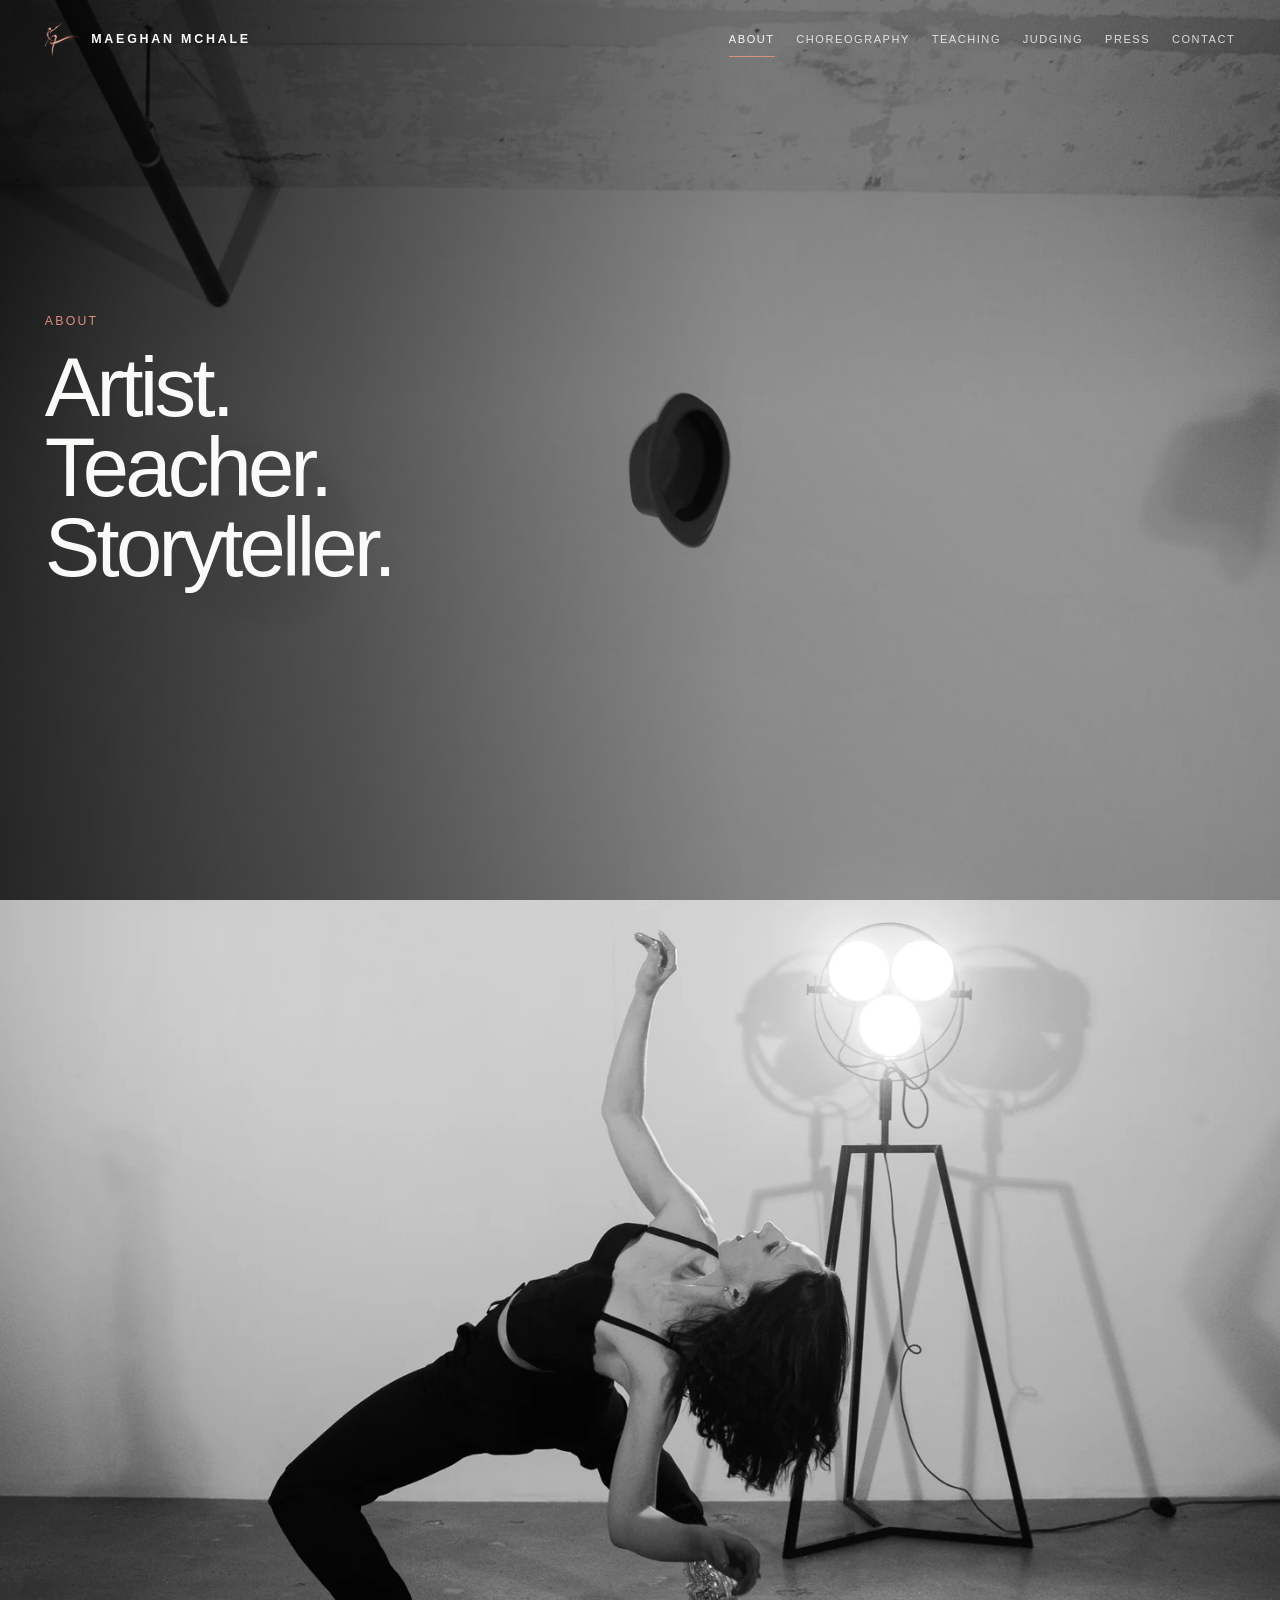
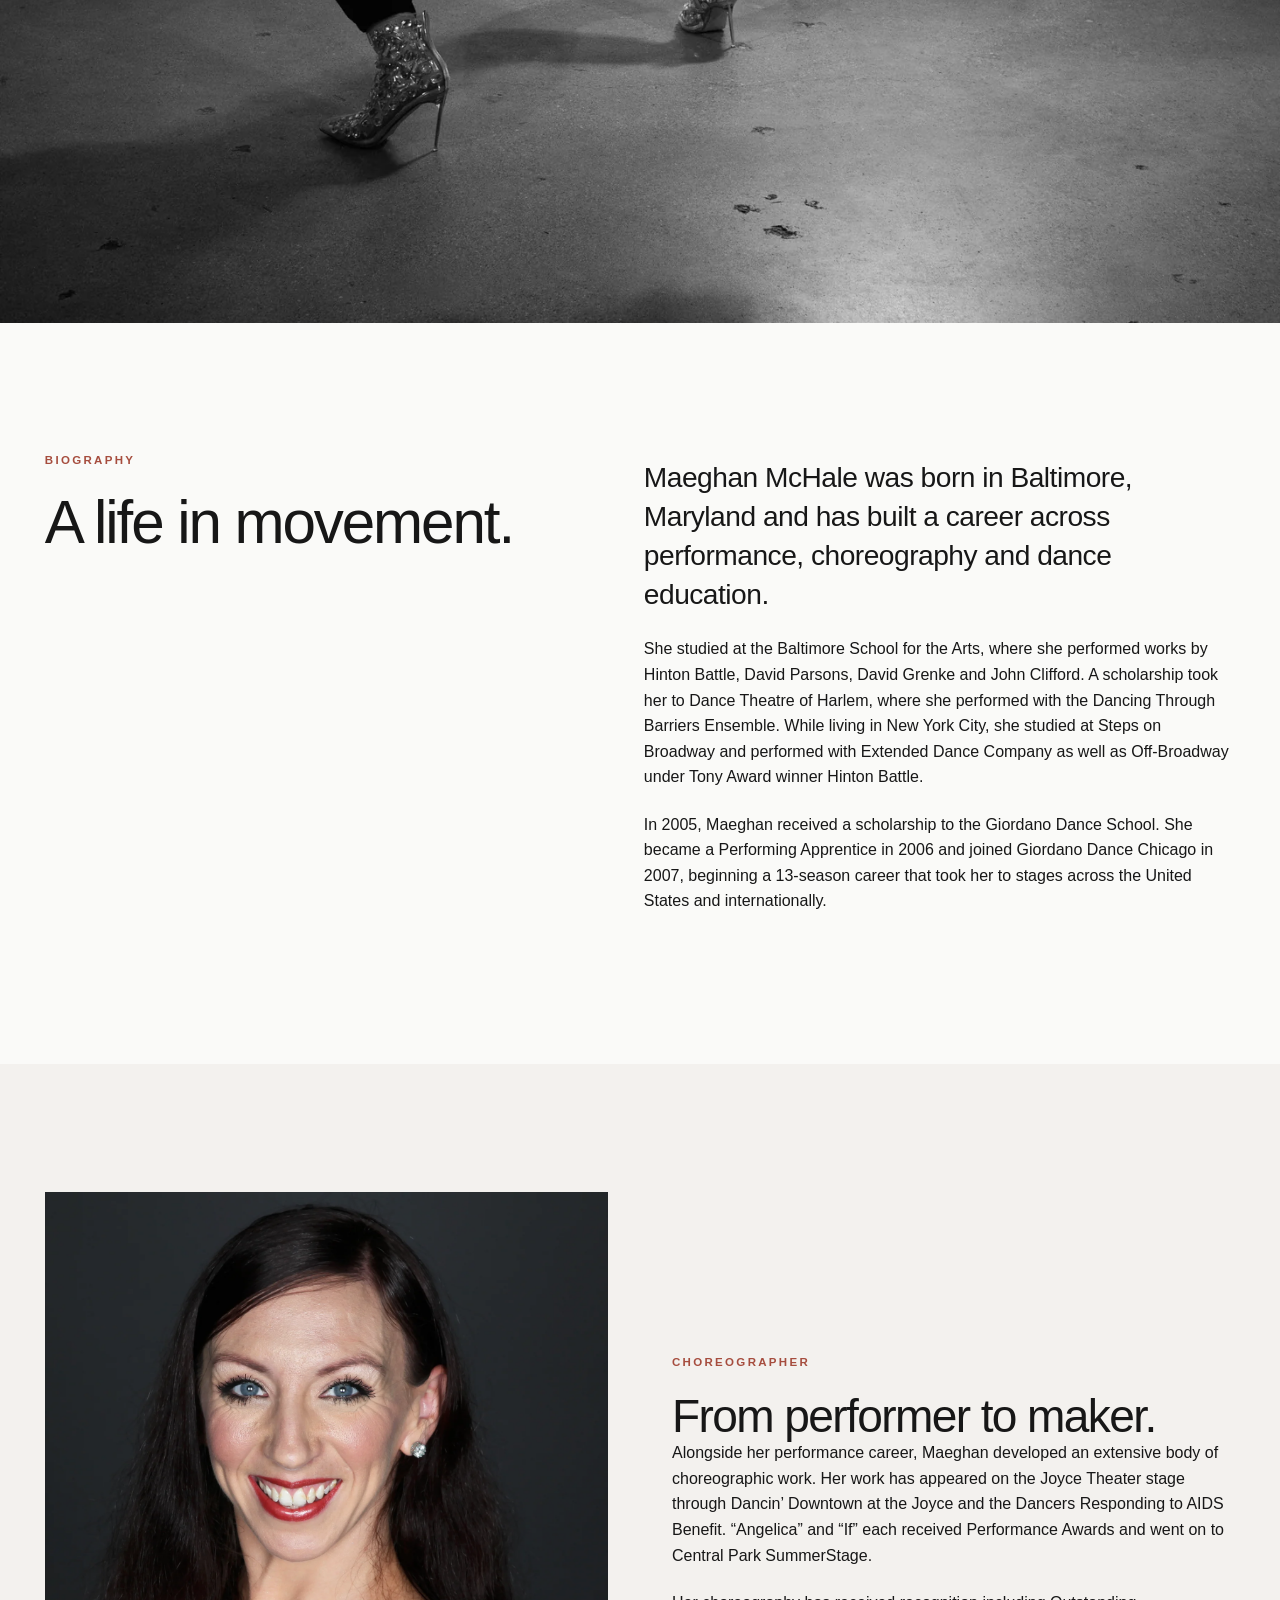
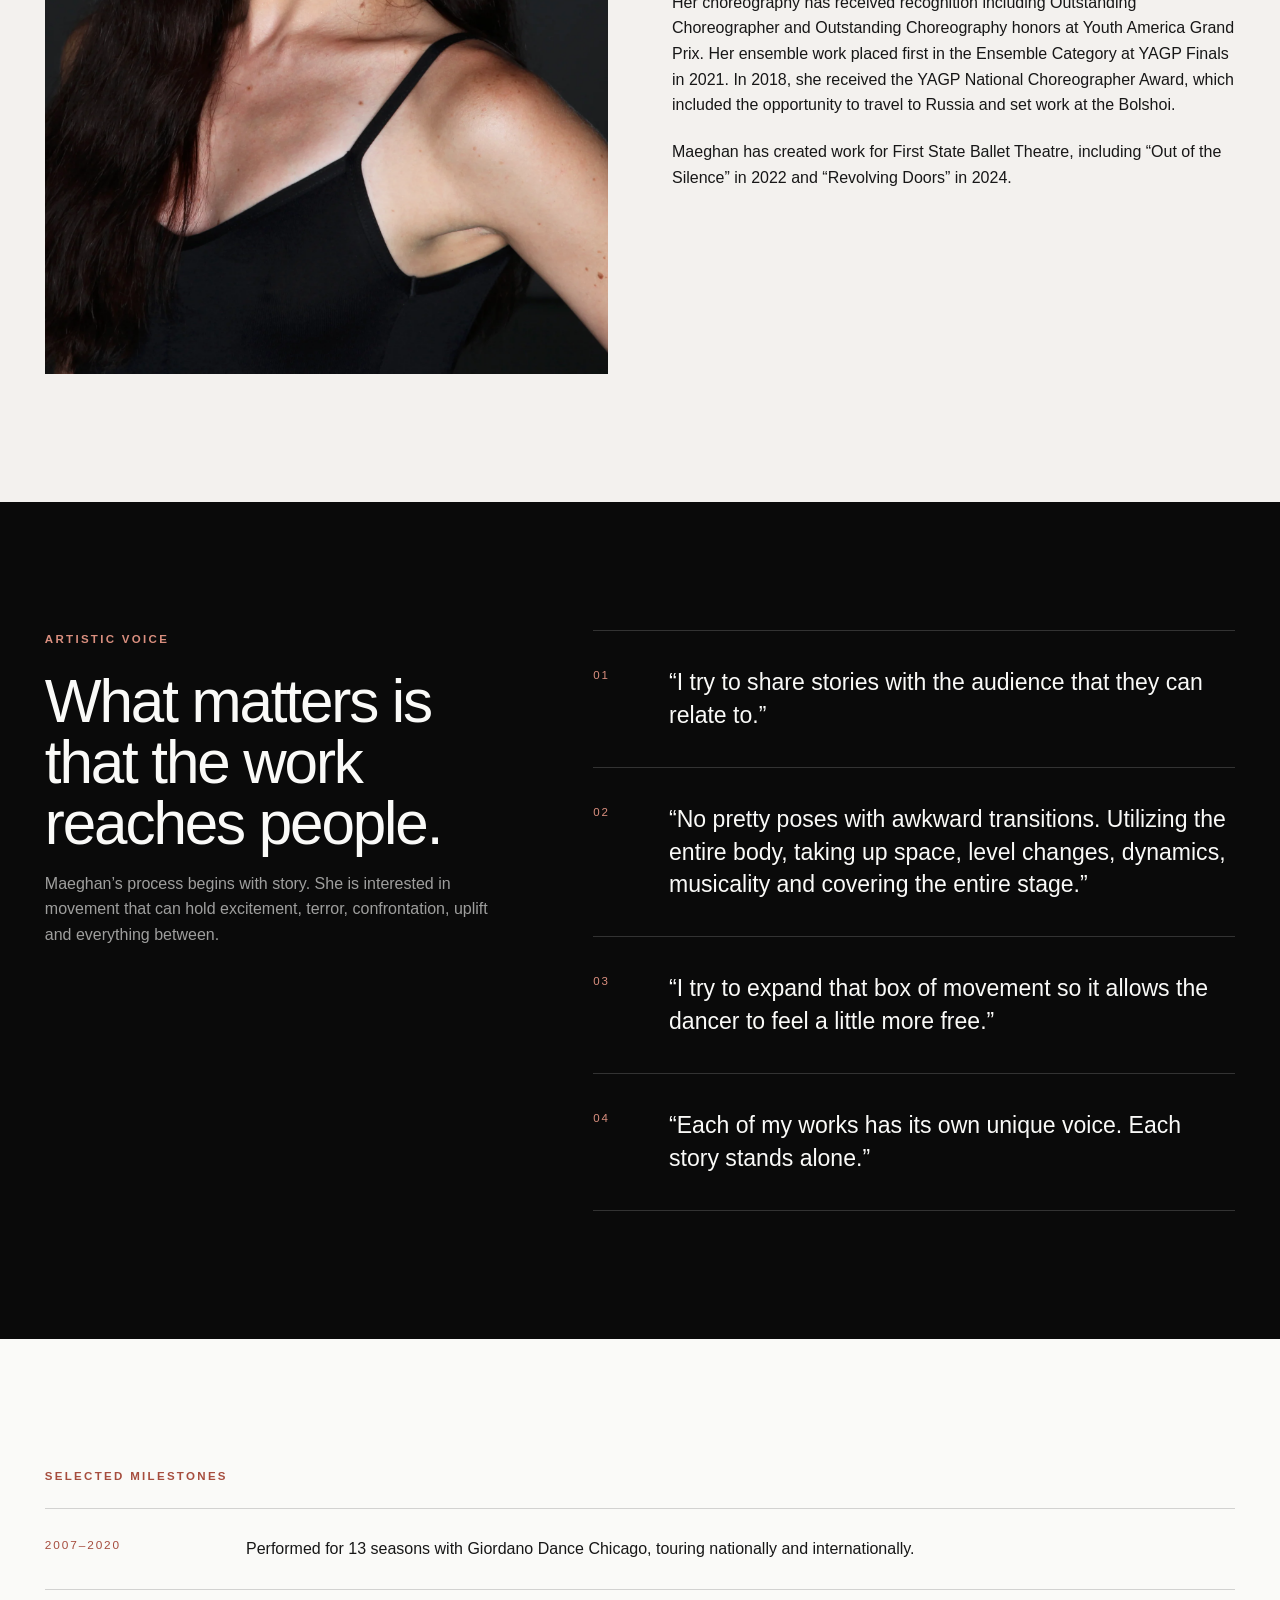
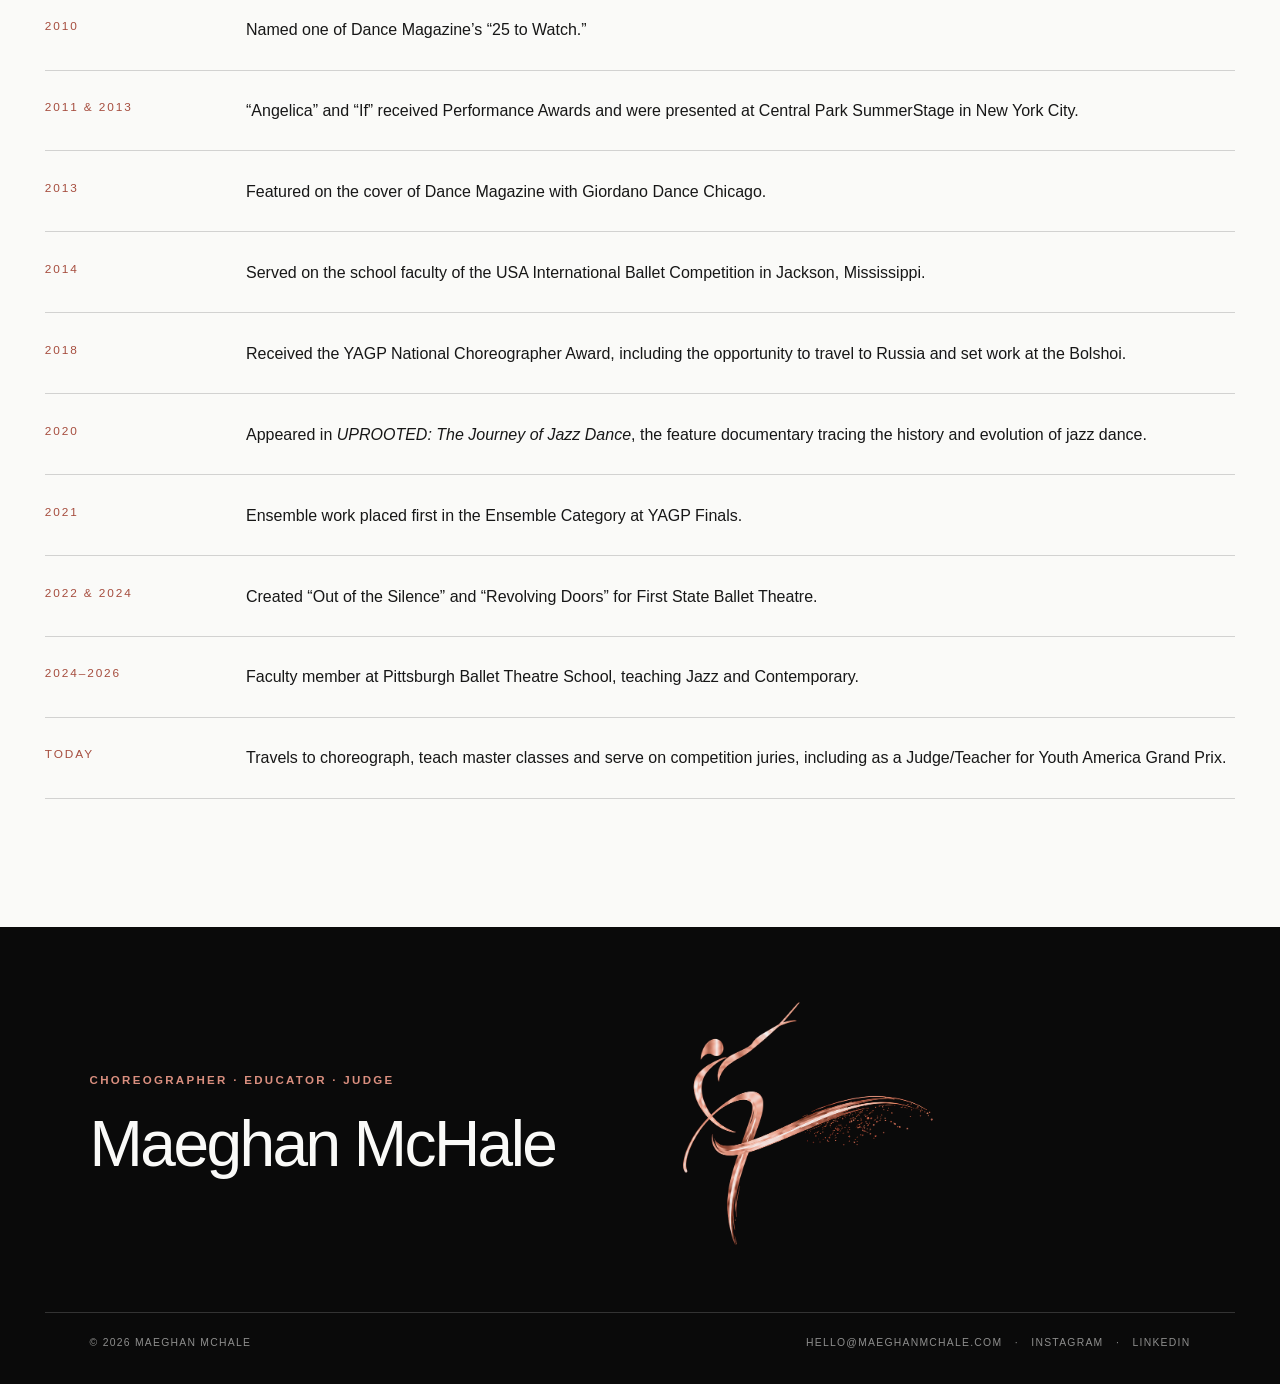
<file: about.html>
<!doctype html>
<html lang="en"><head><meta charset="utf-8"><meta name="viewport" content="width=device-width, initial-scale=1"><title>About | Maeghan McHale</title><meta name="description" content="Biography and artistic voice of choreographer and educator Maeghan McHale."><meta name="theme-color" content="#0a0a0a"><link rel="canonical" href="https://maeghanmchale.com/about.html"><meta property="og:type" content="website"><meta property="og:site_name" content="Maeghan McHale"><meta property="og:title" content="About Maeghan McHale"><meta property="og:description" content="Biography, artistic voice and selected milestones from choreographer and educator Maeghan McHale."><meta property="og:url" content="https://maeghanmchale.com/about.html"><meta property="og:image" content="https://maeghanmchale.com/assets/img/maeghan-mchale-social.jpg"><meta property="og:image:width" content="1200"><meta property="og:image:height" content="630"><meta property="og:image:alt" content="Maeghan McHale performing onstage"><meta name="twitter:card" content="summary_large_image"><meta name="twitter:title" content="About Maeghan McHale"><meta name="twitter:description" content="Biography, artistic voice and selected milestones from choreographer and educator Maeghan McHale."><meta name="twitter:image" content="https://maeghanmchale.com/assets/img/maeghan-mchale-social.jpg"><link rel="icon" href="assets/img/favicon.ico" sizes="any"><link rel="icon" type="image/png" sizes="32x32" href="assets/img/favicon-32x32.png"><link rel="apple-touch-icon" sizes="180x180" href="assets/img/apple-touch-icon.png"><link rel="stylesheet" href="assets/css/styles.css"></head><body data-page="about"><a class="skip-link" href="#main">Skip to content</a>
<div class="about-scroll-stage">
  <div class="about-sticky-layer">
    <header class="site-header">
      <a class="brand" href="index.html" aria-label="Maeghan McHale home">
        <img class="brand-mark" src="assets/img/logo-mark.png" alt="" aria-hidden="true">
        <span class="brand-name">Maeghan McHale</span>
      </a>
      <nav class="desktop-nav" aria-label="Primary"><a data-nav="about" href="about.html">About</a><a data-nav="choreography" href="choreography.html">Choreography</a><a data-nav="teaching" href="teaching.html">Teaching</a><a data-nav="judging" href="judging.html">Judging</a><a data-nav="press" href="press.html">Press</a><a data-nav="contact" href="contact.html">Contact</a></nav>
      <button class="nav-toggle" type="button" aria-label="Open navigation" aria-expanded="false"><span></span><span></span></button>
    </header>
    <div class="about-sticky-shade" aria-hidden="true"></div>
    <div class="about-sticky-copy">
      <div class="container">
        <p class="hero-kicker">About</p>
        <h1 class="display display-sm">Artist.<br>Teacher.<br>Storyteller.</h1>
      </div>
    </div>
  </div>
  <div class="about-scroll-media">
    <img src="assets/img/portrait-editorial.webp" alt="Black and white portrait of Maeghan McHale in motion">
  </div>
</div>

<nav class="mobile-nav" aria-label="Mobile navigation">
  <div class="mobile-nav-inner"><a data-nav="about" href="about.html">About</a><a data-nav="choreography" href="choreography.html">Choreography</a><a data-nav="teaching" href="teaching.html">Teaching</a><a data-nav="judging" href="judging.html">Judging</a><a data-nav="press" href="press.html">Press</a><a data-nav="contact" href="contact.html">Contact</a><div class="mobile-socials"><a href="https://www.instagram.com/maeghanmchale/" target="_blank" rel="noreferrer">Instagram</a><a href="https://www.linkedin.com/in/maeghanmchale/" target="_blank" rel="noreferrer">LinkedIn</a></div></div>
</nav><main id="main">
<section class="section"><div class="container intro-grid reveal"><div><p class="eyebrow rose">Biography</p><h2 class="heading">A life in movement.</h2></div><div class="copy"><p class="lede">Maeghan McHale was born in Baltimore, Maryland and has built a career across performance, choreography and dance education.</p><p>She studied at the Baltimore School for the Arts, where she performed works by Hinton Battle, David Parsons, David Grenke and John Clifford. A scholarship took her to Dance Theatre of Harlem, where she performed with the Dancing Through Barriers Ensemble. While living in New York City, she studied at Steps on Broadway and performed with Extended Dance Company as well as Off-Broadway under Tony Award winner Hinton Battle.</p><p>In 2005, Maeghan received a scholarship to the Giordano Dance School. She became a Performing Apprentice in 2006 and joined Giordano Dance Chicago in 2007, beginning a 13-season career that took her to stages across the United States and internationally.</p></div></div></section>
<section class="section paper"><div class="container editorial-split reveal"><div class="editorial-image tall"><img src="assets/img/headshot.webp" alt="Portrait of Maeghan McHale" loading="lazy"></div><div class="copy"><p class="eyebrow rose">Choreographer</p><h2 class="heading-sm heading">From performer to maker.</h2><p>Alongside her performance career, Maeghan developed an extensive body of choreographic work. Her work has appeared on the Joyce Theater stage through Dancin’ Downtown at the Joyce and the Dancers Responding to AIDS Benefit. “Angelica” and “If” each received Performance Awards and went on to Central Park SummerStage.</p><p>Her choreography has received recognition including Outstanding Choreographer and Outstanding Choreography honors at Youth America Grand Prix. Her ensemble work placed first in the Ensemble Category at YAGP Finals in 2021. In 2018, she received the YAGP National Choreographer Award, which included the opportunity to travel to Russia and set work at the Bolshoi.</p><p>Maeghan has created work for First State Ballet Theatre, including “Out of the Silence” in 2022 and “Revolving Doors” in 2024.</p></div></div></section>
<section class="section dark"><div class="container voice-grid reveal"><div><p class="eyebrow rose-on-dark">Artistic voice</p><h2 class="heading">What matters is that the work reaches people.</h2><p class="copy muted">Maeghan’s process begins with story. She is interested in movement that can hold excitement, terror, confrontation, uplift and everything between.</p></div><div class="voice-statements"><div class="voice-item"><span>01</span><p>“I try to share stories with the audience that they can relate to.”</p></div><div class="voice-item"><span>02</span><p>“No pretty poses with awkward transitions. Utilizing the entire body, taking up space, level changes, dynamics, musicality and covering the entire stage.”</p></div><div class="voice-item"><span>03</span><p>“I try to expand that box of movement so it allows the dancer to feel a little more free.”</p></div><div class="voice-item"><span>04</span><p>“Each of my works has its own unique voice. Each story stands alone.”</p></div></div></div></section>
<section class="section"><div class="container"><p class="eyebrow rose">Selected milestones</p><div class="timeline reveal">
<div class="timeline-row"><div class="timeline-year">2007–2020</div><p>Performed for 13 seasons with Giordano Dance Chicago, touring nationally and internationally.</p></div>
<div class="timeline-row"><div class="timeline-year">2010</div><p>Named one of Dance Magazine’s “25 to Watch.”</p></div>
<div class="timeline-row"><div class="timeline-year">2011 & 2013</div><p>“Angelica” and “If” received Performance Awards and were presented at Central Park SummerStage in New York City.</p></div>
<div class="timeline-row"><div class="timeline-year">2013</div><p>Featured on the cover of Dance Magazine with Giordano Dance Chicago.</p></div>
<div class="timeline-row"><div class="timeline-year">2014</div><p>Served on the school faculty of the USA International Ballet Competition in Jackson, Mississippi.</p></div>
<div class="timeline-row"><div class="timeline-year">2018</div><p>Received the YAGP National Choreographer Award, including the opportunity to travel to Russia and set work at the Bolshoi.</p></div>
<div class="timeline-row"><div class="timeline-year">2020</div><p>Appeared in <em>UPROOTED: The Journey of Jazz Dance</em>, the feature documentary tracing the history and evolution of jazz dance.</p></div>
<div class="timeline-row"><div class="timeline-year">2021</div><p>Ensemble work placed first in the Ensemble Category at YAGP Finals.</p></div>
<div class="timeline-row"><div class="timeline-year">2022 & 2024</div><p>Created “Out of the Silence” and “Revolving Doors” for First State Ballet Theatre.</p></div>
<div class="timeline-row"><div class="timeline-year">2024–2026</div><p>Faculty member at Pittsburgh Ballet Theatre School, teaching Jazz and Contemporary.</p></div>
<div class="timeline-row"><div class="timeline-year">Today</div><p>Travels to choreograph, teach master classes and serve on competition juries, including as a Judge/Teacher for Youth America Grand Prix.</p></div>
</div></div></section></main><footer class="site-footer">
  <div class="footer-top container">
    <div><div class="eyebrow rose-on-dark">Choreographer · Educator · Judge</div><div class="footer-name">Maeghan McHale</div></div>
    <img class="footer-mark" src="assets/img/logo-mark.png" alt="Maeghan McHale dancer logo mark">
  </div>
  <div class="footer-bottom container">
    <div>© <span data-year></span> Maeghan McHale</div>
    <div><a href="mailto:hello@maeghanmchale.com">hello@maeghanmchale.com</a> &nbsp; · &nbsp; <a href="https://www.instagram.com/maeghanmchale/" target="_blank" rel="noreferrer">Instagram</a> &nbsp; · &nbsp; <a href="https://www.linkedin.com/in/maeghanmchale/" target="_blank" rel="noreferrer">LinkedIn</a></div>
  </div>
</footer>
<div class="lightbox" aria-hidden="true"><button class="lightbox-close" type="button" aria-label="Close image">×</button><img alt=""></div>
<script src="assets/js/site.js"></script></body></html>
</file>
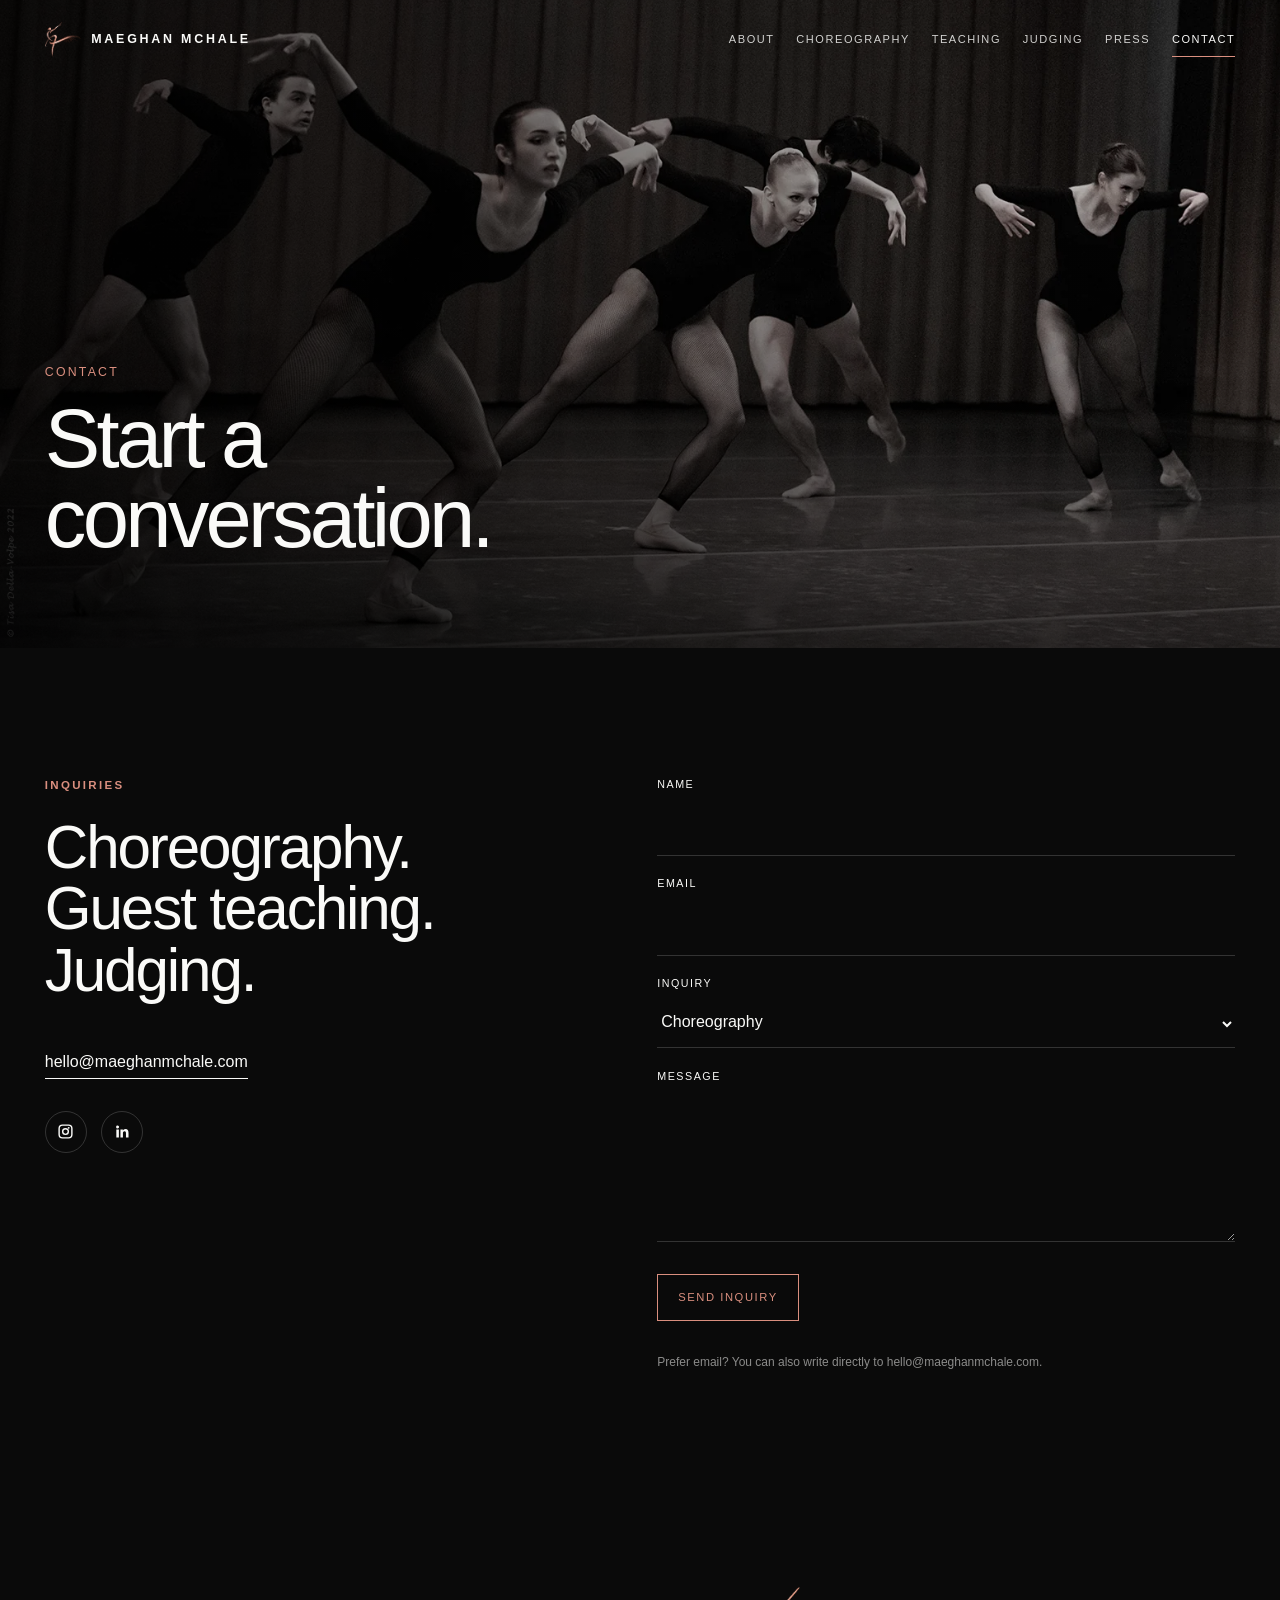
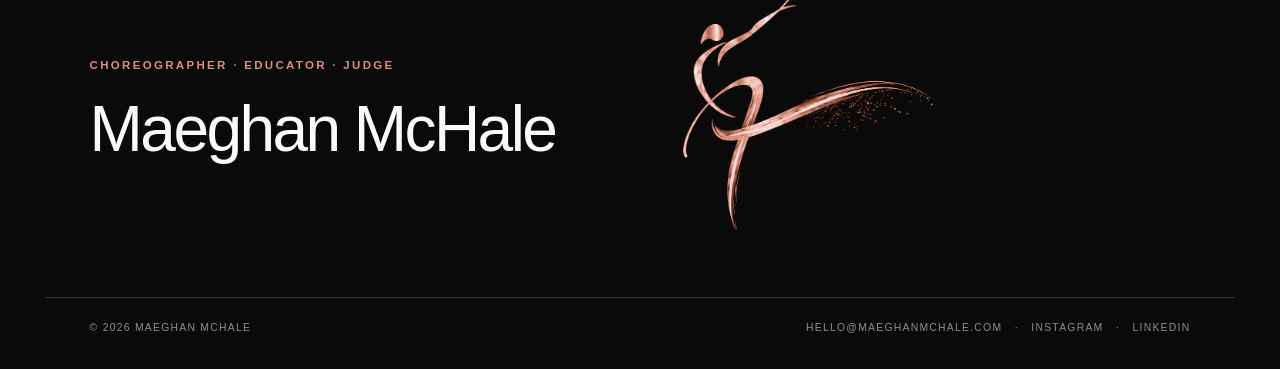
<file: contact.html>
<!doctype html>
<html lang="en"><head><meta charset="utf-8"><meta name="viewport" content="width=device-width, initial-scale=1"><title>Contact | Maeghan McHale</title><meta name="description" content="Contact Maeghan McHale for choreography, guest teaching, judging and professional inquiries."><meta name="theme-color" content="#0a0a0a"><link rel="canonical" href="https://maeghanmchale.com/contact.html"><meta property="og:type" content="website"><meta property="og:site_name" content="Maeghan McHale"><meta property="og:title" content="Contact Maeghan McHale"><meta property="og:description" content="Professional inquiries for choreography, guest teaching and judging."><meta property="og:url" content="https://maeghanmchale.com/contact.html"><meta property="og:image" content="https://maeghanmchale.com/assets/img/maeghan-mchale-social.jpg"><meta property="og:image:width" content="1200"><meta property="og:image:height" content="630"><meta property="og:image:alt" content="Maeghan McHale performing onstage"><meta name="twitter:card" content="summary_large_image"><meta name="twitter:title" content="Contact Maeghan McHale"><meta name="twitter:description" content="Professional inquiries for choreography, guest teaching and judging."><meta name="twitter:image" content="https://maeghanmchale.com/assets/img/maeghan-mchale-social.jpg"><link rel="icon" href="assets/img/favicon.ico" sizes="any"><link rel="icon" type="image/png" sizes="32x32" href="assets/img/favicon-32x32.png"><link rel="apple-touch-icon" sizes="180x180" href="assets/img/apple-touch-icon.png"><link rel="stylesheet" href="assets/css/styles.css"></head><body data-page="contact"><a class="skip-link" href="#main">Skip to content</a>
<header class="site-header">
  <a class="brand" href="index.html" aria-label="Maeghan McHale home">
    <img class="brand-mark" src="assets/img/logo-mark.png" alt="" aria-hidden="true">
    <span class="brand-name">Maeghan McHale</span>
  </a>
  <nav class="desktop-nav" aria-label="Primary"><a data-nav="about" href="about.html">About</a><a data-nav="choreography" href="choreography.html">Choreography</a><a data-nav="teaching" href="teaching.html">Teaching</a><a data-nav="judging" href="judging.html">Judging</a><a data-nav="press" href="press.html">Press</a><a data-nav="contact" href="contact.html">Contact</a></nav>
  <button class="nav-toggle" type="button" aria-label="Open navigation" aria-expanded="false"><span></span><span></span></button>
</header>
<nav class="mobile-nav" aria-label="Mobile navigation">
  <div class="mobile-nav-inner"><a data-nav="about" href="about.html">About</a><a data-nav="choreography" href="choreography.html">Choreography</a><a data-nav="teaching" href="teaching.html">Teaching</a><a data-nav="judging" href="judging.html">Judging</a><a data-nav="press" href="press.html">Press</a><a data-nav="contact" href="contact.html">Contact</a><div class="mobile-socials"><a href="https://www.instagram.com/maeghanmchale/" target="_blank" rel="noreferrer">Instagram</a><a href="https://www.linkedin.com/in/maeghanmchale/" target="_blank" rel="noreferrer">LinkedIn</a></div></div>
</nav><main id="main">
<section class="hero page-hero"><img class="hero-image" src="assets/img/choreo-bw.webp" alt="Black and white contemporary dance ensemble"><div class="hero-content container"><p class="hero-kicker">Contact</p><h1 class="display display-sm">Start a<br>conversation.</h1></div></section>
<section class="section dark"><div class="container contact-grid reveal"><div><p class="eyebrow rose-on-dark">Inquiries</p><h2 class="heading contact-services"><span>Choreography.</span><span>Guest teaching.</span><span>Judging.</span></h2><div class="contact-details"><a href="mailto:hello@maeghanmchale.com">hello@maeghanmchale.com</a></div><div class="social-links"><a class="social-icon" href="https://www.instagram.com/maeghanmchale/" target="_blank" rel="noreferrer" aria-label="Instagram"><svg viewBox="0 0 24 24" aria-hidden="true"><path d="M7.8 2h8.4A5.8 5.8 0 0 1 22 7.8v8.4a5.8 5.8 0 0 1-5.8 5.8H7.8A5.8 5.8 0 0 1 2 16.2V7.8A5.8 5.8 0 0 1 7.8 2Zm0 2A3.8 3.8 0 0 0 4 7.8v8.4A3.8 3.8 0 0 0 7.8 20h8.4a3.8 3.8 0 0 0 3.8-3.8V7.8A3.8 3.8 0 0 0 16.2 4H7.8Zm8.7 1.5a1.35 1.35 0 1 1 0 2.7 1.35 1.35 0 0 1 0-2.7ZM12 7a5 5 0 1 1 0 10 5 5 0 0 1 0-10Zm0 2a3 3 0 1 0 0 6 3 3 0 0 0 0-6Z"/></svg></a><a class="social-icon" href="https://www.linkedin.com/in/maeghanmchale/" target="_blank" rel="noreferrer" aria-label="LinkedIn"><svg viewBox="0 0 24 24" aria-hidden="true"><path d="M5.1 3.5A2.1 2.1 0 1 1 5 7.7a2.1 2.1 0 0 1 .1-4.2ZM3.3 9h3.6v11.6H3.3V9Zm5.8 0h3.4v1.6h.1c.5-.9 1.7-2 3.5-2 3.7 0 4.4 2.5 4.4 5.7v6.3h-3.6V15c0-1.4 0-3.2-2-3.2s-2.3 1.5-2.3 3.1v5.7H9.1V9Z"/></svg></a></div></div><form class="contact-form" id="inquiry-form" data-contact-form action="https://formsubmit.co/hello@maeghanmchale.com" method="POST">
<input type="hidden" name="_subject" value="New MaeghanMcHale.com inquiry" data-form-subject>
<input type="hidden" name="_template" value="table">
<input type="hidden" name="_next" value="https://maeghanmchale.com/thank-you.html">
<input type="hidden" name="_url" value="https://maeghanmchale.com/contact.html">
<input class="form-honeypot" type="text" name="_honey" tabindex="-1" autocomplete="off" aria-hidden="true"><div class="field"><label for="name">Name</label><input id="name" name="name" autocomplete="name" required></div><div class="field"><label for="email">Email</label><input id="email" name="email" type="email" autocomplete="email" required></div><div class="field"><label for="inquiry">Inquiry</label><select id="inquiry" name="inquiry"><option>Choreography</option><option>Guest Teaching</option><option>Judging</option><option>Press</option><option>Other</option></select></div><div class="field"><label for="message">Message</label><textarea id="message" name="message" required></textarea></div><button class="submit-btn" type="submit">Send inquiry</button><p class="form-note">Prefer email? You can also write directly to hello@maeghanmchale.com.</p></form></div></section></main><footer class="site-footer">
  <div class="footer-top container">
    <div><div class="eyebrow rose-on-dark">Choreographer · Educator · Judge</div><div class="footer-name">Maeghan McHale</div></div>
    <img class="footer-mark" src="assets/img/logo-mark.png" alt="Maeghan McHale dancer logo mark">
  </div>
  <div class="footer-bottom container">
    <div>© <span data-year></span> Maeghan McHale</div>
    <div><a href="mailto:hello@maeghanmchale.com">hello@maeghanmchale.com</a> &nbsp; · &nbsp; <a href="https://www.instagram.com/maeghanmchale/" target="_blank" rel="noreferrer">Instagram</a> &nbsp; · &nbsp; <a href="https://www.linkedin.com/in/maeghanmchale/" target="_blank" rel="noreferrer">LinkedIn</a></div>
  </div>
</footer>
<div class="lightbox" aria-hidden="true"><button class="lightbox-close" type="button" aria-label="Close image">×</button><img alt=""></div>
<script src="assets/js/site.js"></script></body></html>
</file>
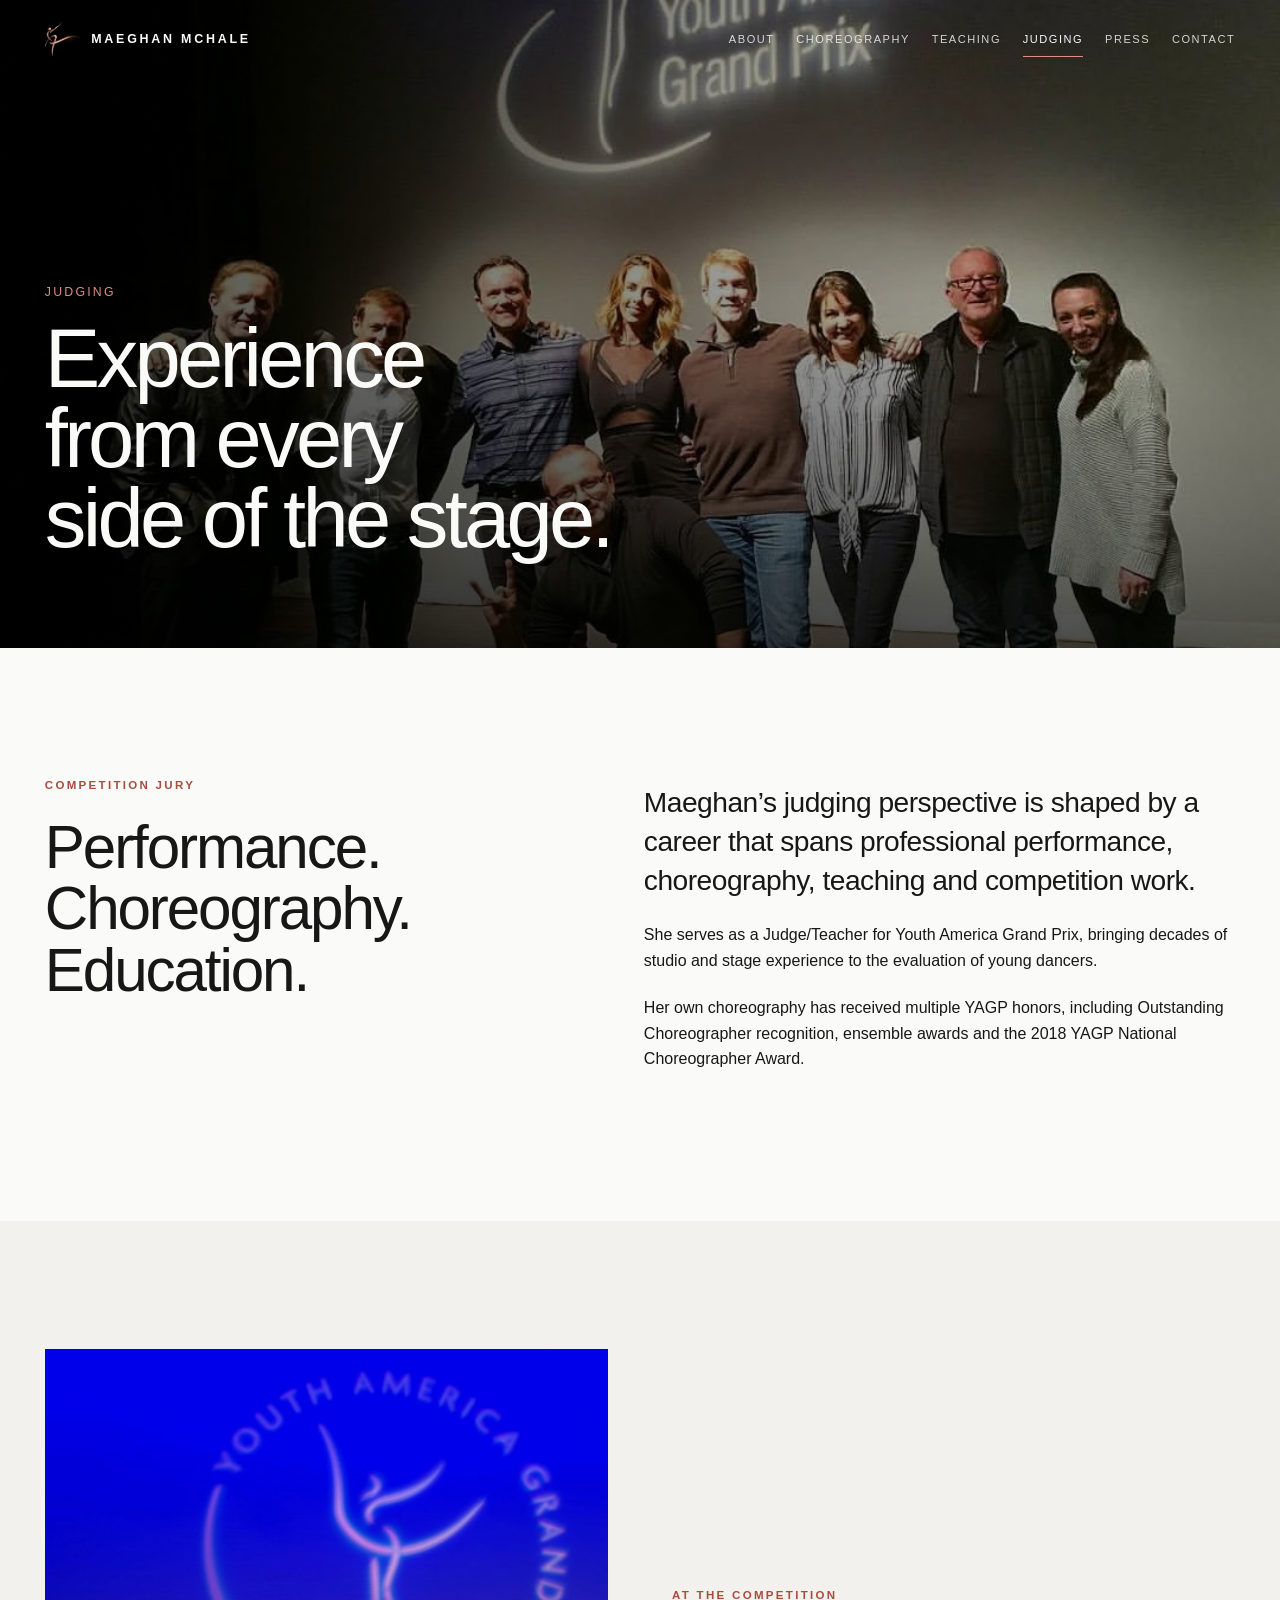
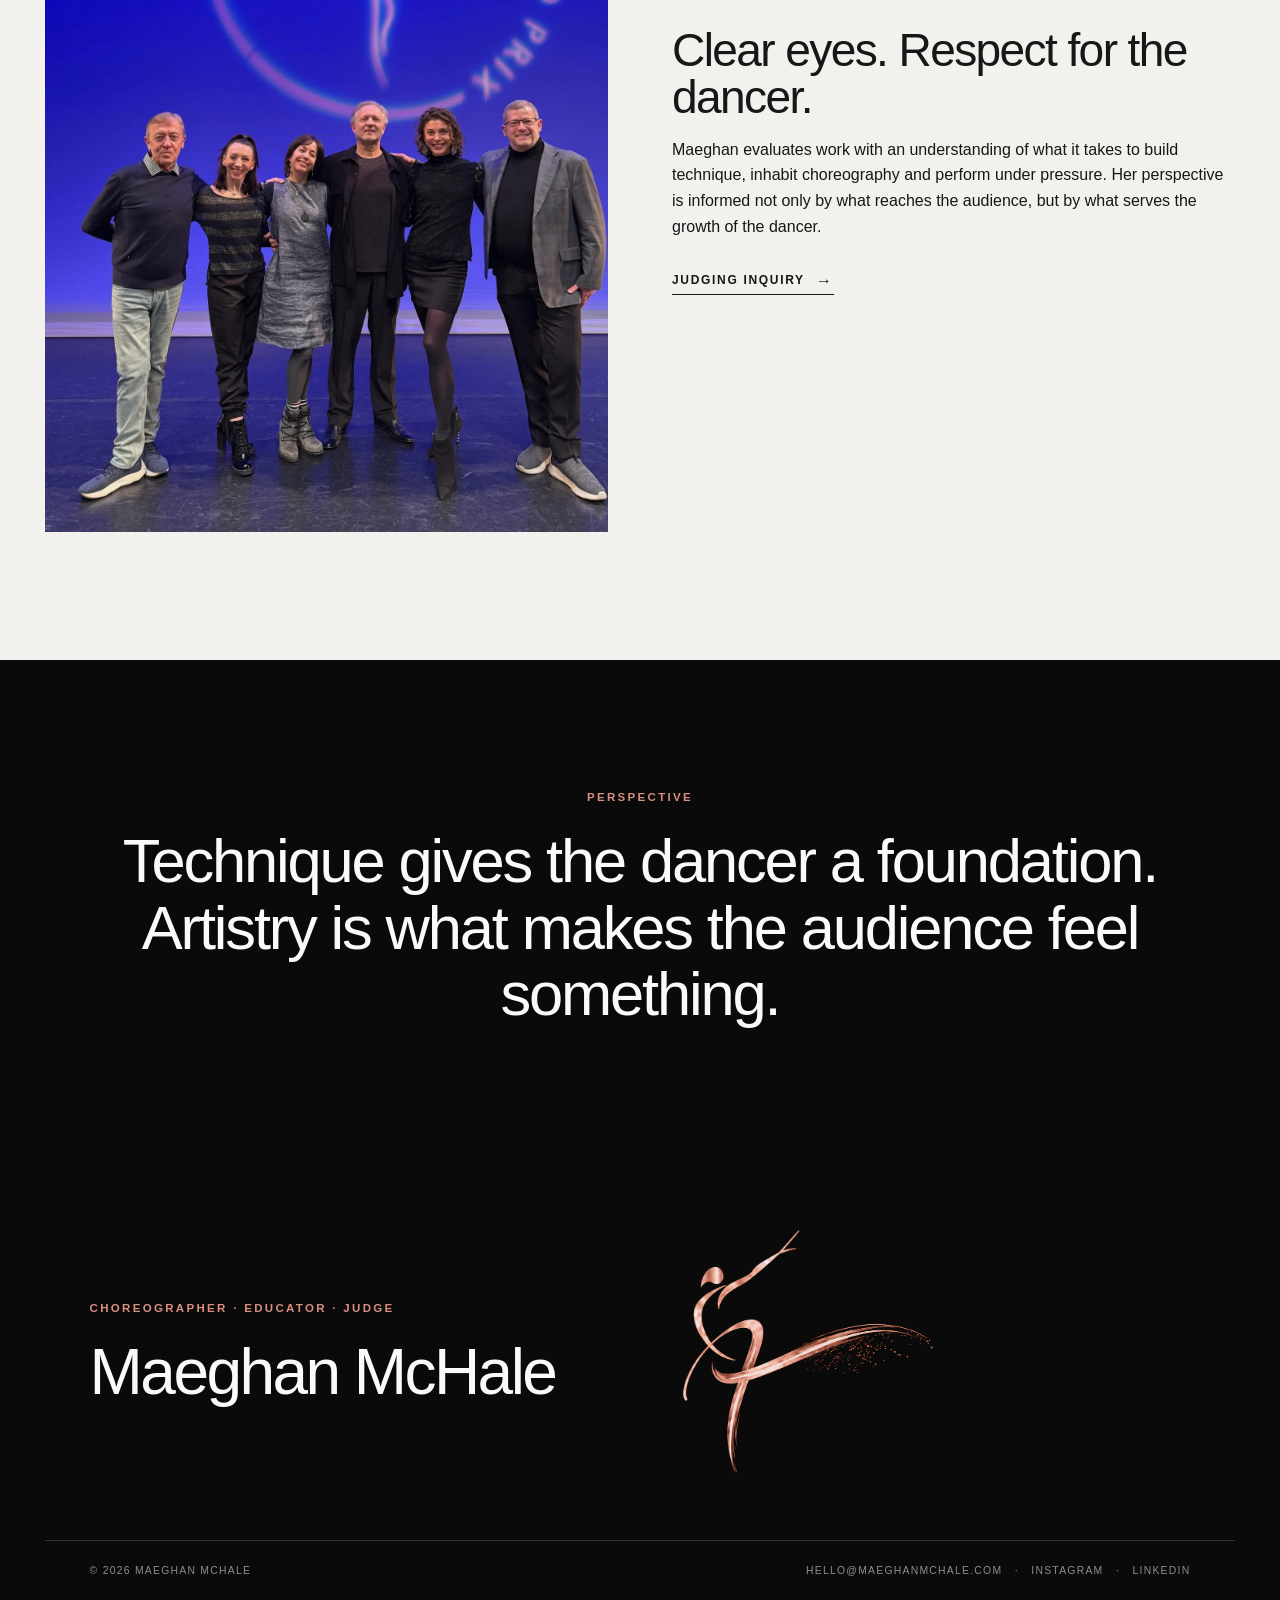
<file: judging.html>
<!doctype html>
<html lang="en"><head><meta charset="utf-8"><meta name="viewport" content="width=device-width, initial-scale=1"><title>Judging | Maeghan McHale</title><meta name="description" content="Competition judging and jury work with Maeghan McHale."><meta name="theme-color" content="#0a0a0a"><link rel="canonical" href="https://maeghanmchale.com/judging.html"><meta property="og:type" content="website"><meta property="og:site_name" content="Maeghan McHale"><meta property="og:title" content="Judging | Maeghan McHale"><meta property="og:description" content="Competition judging and jury work informed by performance, choreography and dance education."><meta property="og:url" content="https://maeghanmchale.com/judging.html"><meta property="og:image" content="https://maeghanmchale.com/assets/img/maeghan-mchale-social.jpg"><meta property="og:image:width" content="1200"><meta property="og:image:height" content="630"><meta property="og:image:alt" content="Maeghan McHale performing onstage"><meta name="twitter:card" content="summary_large_image"><meta name="twitter:title" content="Judging | Maeghan McHale"><meta name="twitter:description" content="Competition judging and jury work informed by performance, choreography and dance education."><meta name="twitter:image" content="https://maeghanmchale.com/assets/img/maeghan-mchale-social.jpg"><link rel="icon" href="assets/img/favicon.ico" sizes="any"><link rel="icon" type="image/png" sizes="32x32" href="assets/img/favicon-32x32.png"><link rel="apple-touch-icon" sizes="180x180" href="assets/img/apple-touch-icon.png"><link rel="stylesheet" href="assets/css/styles.css"></head><body data-page="judging"><a class="skip-link" href="#main">Skip to content</a>
<header class="site-header">
  <a class="brand" href="index.html" aria-label="Maeghan McHale home">
    <img class="brand-mark" src="assets/img/logo-mark.png" alt="" aria-hidden="true">
    <span class="brand-name">Maeghan McHale</span>
  </a>
  <nav class="desktop-nav" aria-label="Primary"><a data-nav="about" href="about.html">About</a><a data-nav="choreography" href="choreography.html">Choreography</a><a data-nav="teaching" href="teaching.html">Teaching</a><a data-nav="judging" href="judging.html">Judging</a><a data-nav="press" href="press.html">Press</a><a data-nav="contact" href="contact.html">Contact</a></nav>
  <button class="nav-toggle" type="button" aria-label="Open navigation" aria-expanded="false"><span></span><span></span></button>
</header>
<nav class="mobile-nav" aria-label="Mobile navigation">
  <div class="mobile-nav-inner"><a data-nav="about" href="about.html">About</a><a data-nav="choreography" href="choreography.html">Choreography</a><a data-nav="teaching" href="teaching.html">Teaching</a><a data-nav="judging" href="judging.html">Judging</a><a data-nav="press" href="press.html">Press</a><a data-nav="contact" href="contact.html">Contact</a><div class="mobile-socials"><a href="https://www.instagram.com/maeghanmchale/" target="_blank" rel="noreferrer">Instagram</a><a href="https://www.linkedin.com/in/maeghanmchale/" target="_blank" rel="noreferrer">LinkedIn</a></div></div>
</nav><main id="main">
<section class="hero page-hero judging-hero"><img class="hero-image" src="assets/img/judging-group.webp" alt="Maeghan McHale with fellow Youth America Grand Prix jury members"><div class="hero-content container"><p class="hero-kicker">Judging</p><h1 class="display display-sm">Experience<br>from every<br>side of the stage.</h1></div></section>
<section class="section"><div class="container intro-grid reveal"><div><p class="eyebrow rose">Competition jury</p><h2 class="heading">Performance. Choreography. Education.</h2></div><div class="copy"><p class="lede">Maeghan’s judging perspective is shaped by a career that spans professional performance, choreography, teaching and competition work.</p><p>She serves as a Judge/Teacher for Youth America Grand Prix, bringing decades of studio and stage experience to the evaluation of young dancers.</p><p>Her own choreography has received multiple YAGP honors, including Outstanding Choreographer recognition, ensemble awards and the 2018 YAGP National Choreographer Award.</p></div></div></section>
<section class="section paper"><div class="container editorial-split reveal"><div class="editorial-image tall"><img src="assets/img/judging-stage.webp" alt="Maeghan McHale onstage with fellow Youth America Grand Prix judges" loading="lazy"></div><div><p class="eyebrow rose">At the competition</p><h2 class="heading-sm heading">Clear eyes. Respect for the dancer.</h2><p class="copy">Maeghan evaluates work with an understanding of what it takes to build technique, inhabit choreography and perform under pressure. Her perspective is informed not only by what reaches the audience, but by what serves the growth of the dancer.</p><a class="link-arrow internal" href="contact.html?inquiry=Judging#inquiry-form">Judging inquiry</a></div></div></section>
<section class="section dark"><div class="container reveal"><div class="quote-feature"><p class="eyebrow rose-on-dark">Perspective</p><blockquote>Technique gives the dancer a foundation. Artistry is what makes the audience feel something.</blockquote></div></div></section></main><footer class="site-footer">
  <div class="footer-top container">
    <div><div class="eyebrow rose-on-dark">Choreographer · Educator · Judge</div><div class="footer-name">Maeghan McHale</div></div>
    <img class="footer-mark" src="assets/img/logo-mark.png" alt="Maeghan McHale dancer logo mark">
  </div>
  <div class="footer-bottom container">
    <div>© <span data-year></span> Maeghan McHale</div>
    <div><a href="mailto:hello@maeghanmchale.com">hello@maeghanmchale.com</a> &nbsp; · &nbsp; <a href="https://www.instagram.com/maeghanmchale/" target="_blank" rel="noreferrer">Instagram</a> &nbsp; · &nbsp; <a href="https://www.linkedin.com/in/maeghanmchale/" target="_blank" rel="noreferrer">LinkedIn</a></div>
  </div>
</footer>
<div class="lightbox" aria-hidden="true"><button class="lightbox-close" type="button" aria-label="Close image">×</button><img alt=""></div>
<script src="assets/js/site.js"></script></body></html>
</file>
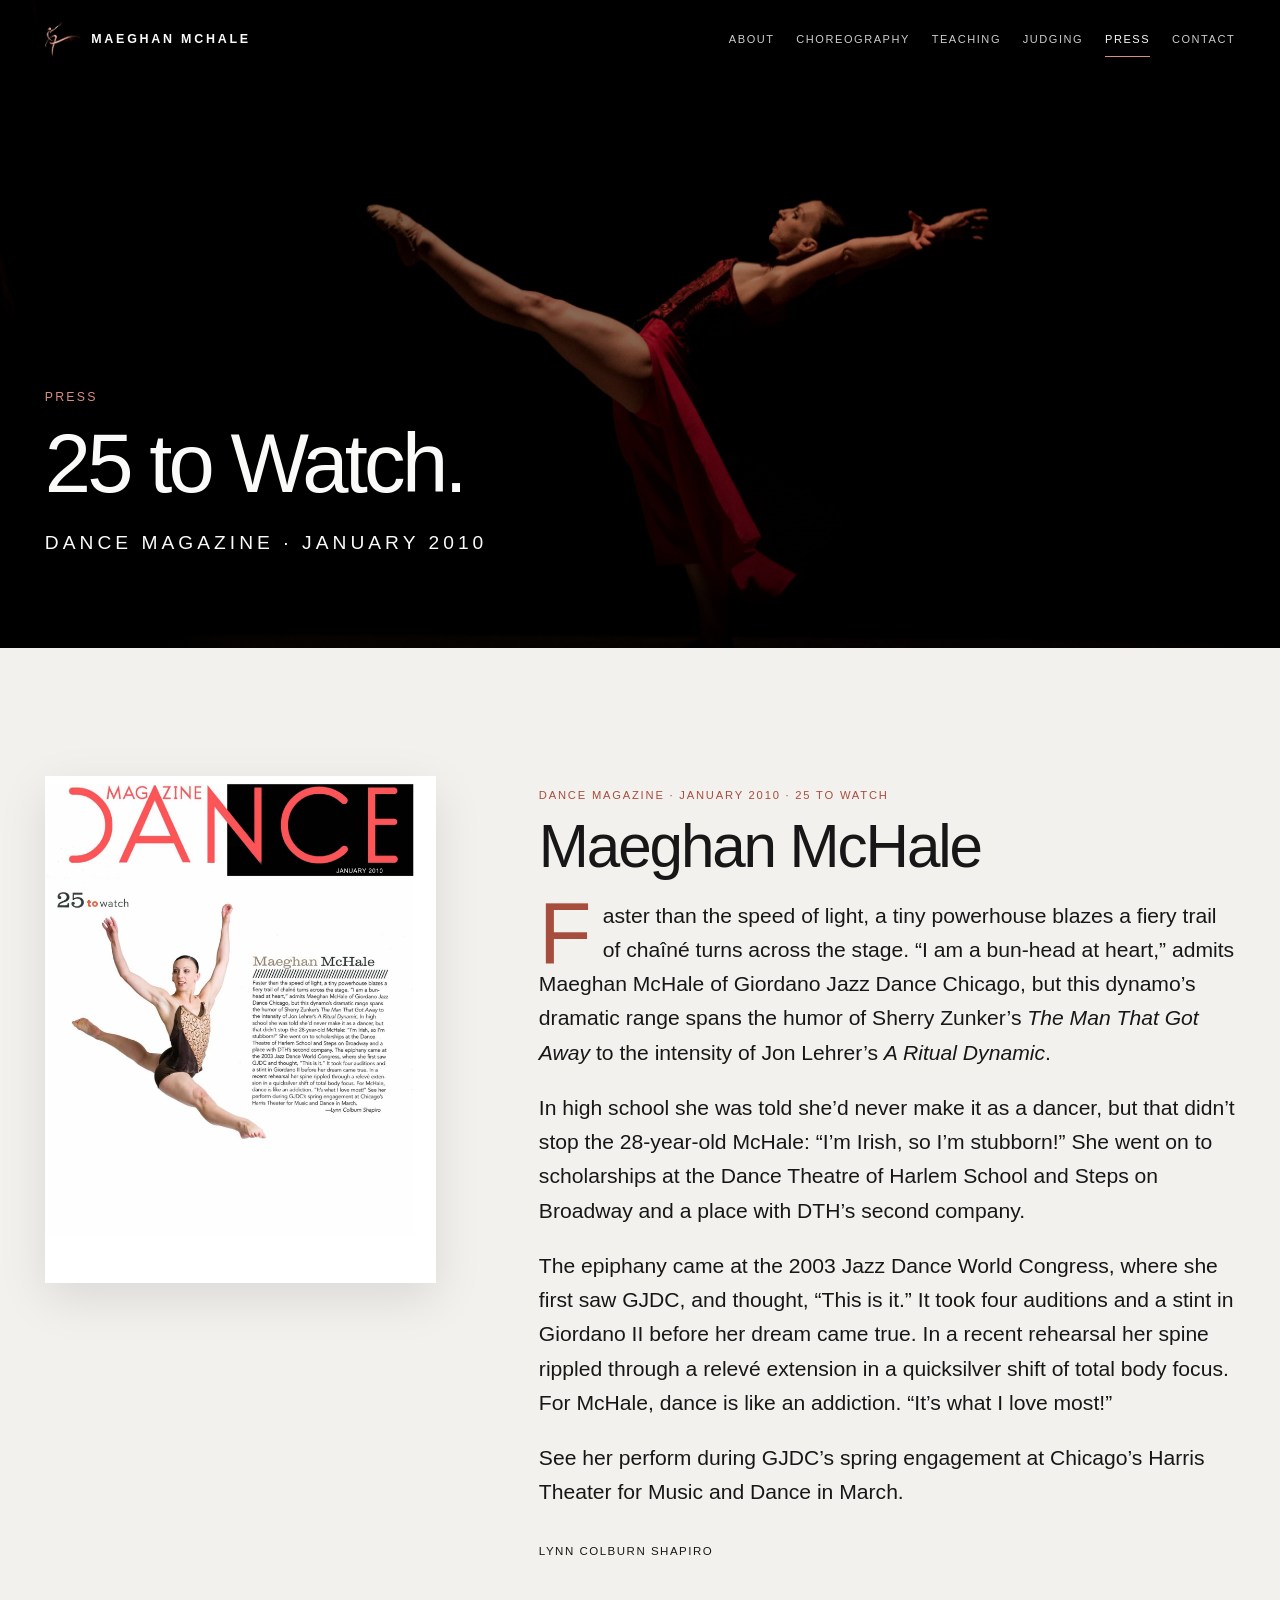
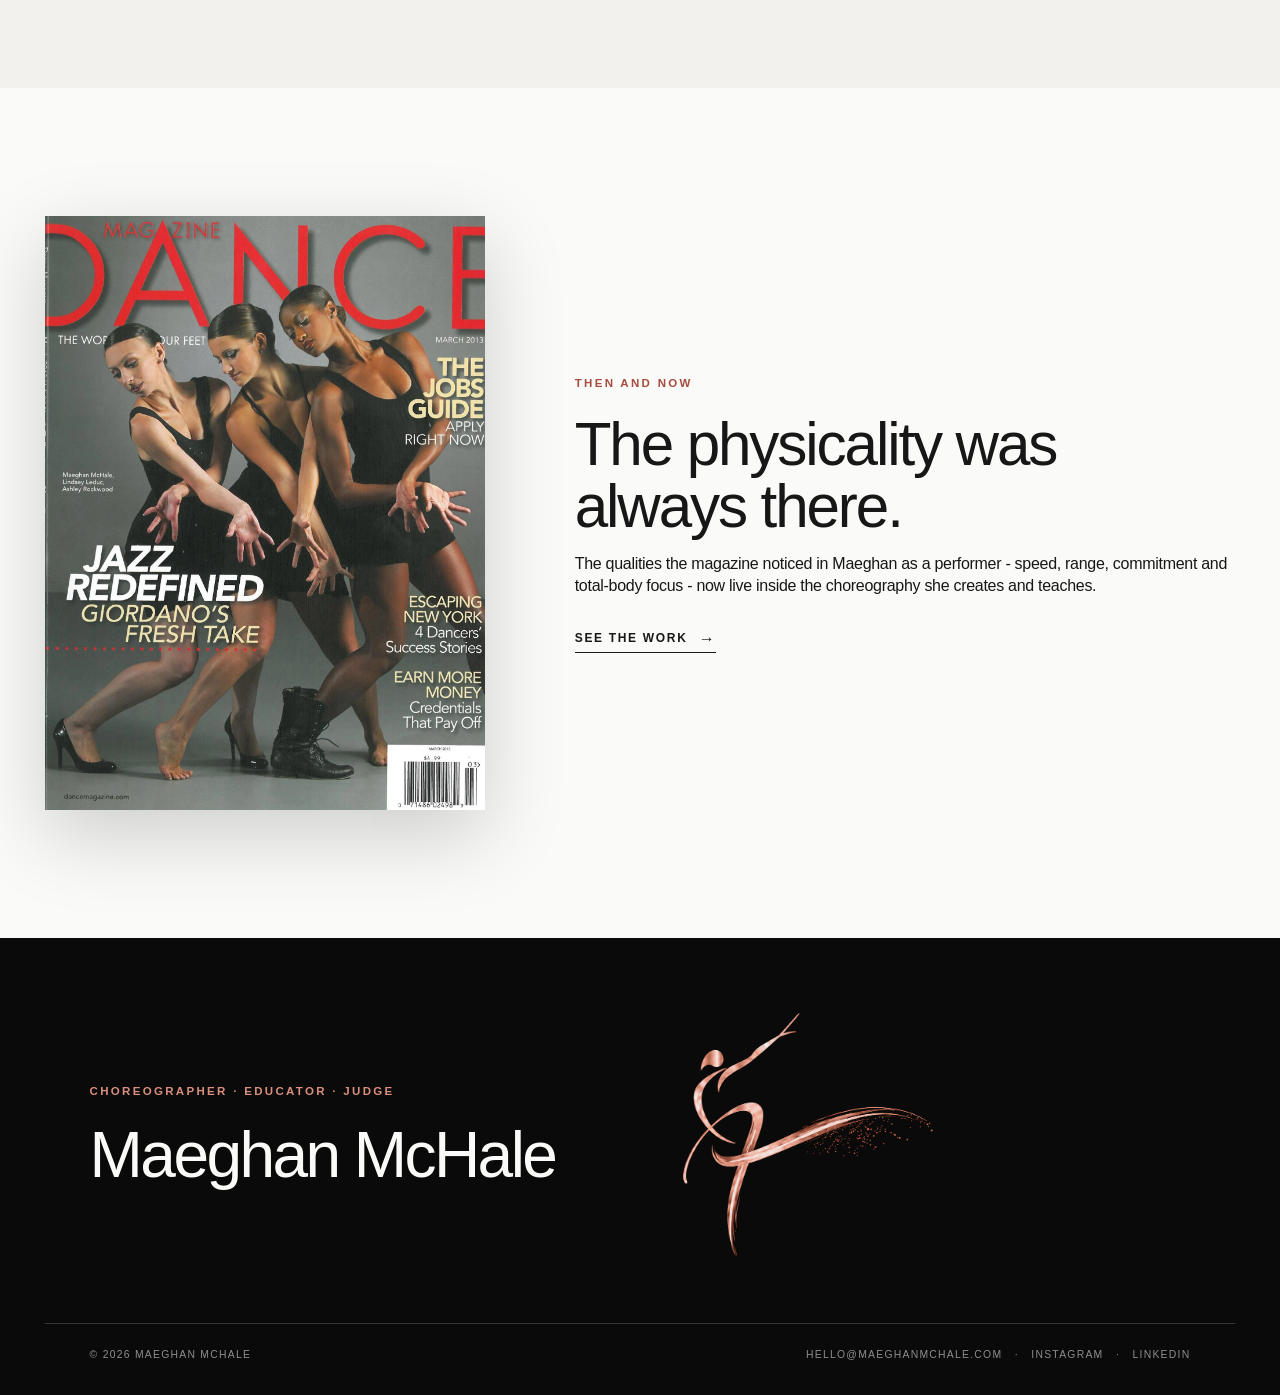
<file: press.html>
<!doctype html>
<html lang="en"><head><meta charset="utf-8"><meta name="viewport" content="width=device-width, initial-scale=1"><title>Press | Maeghan McHale</title><meta name="description" content="Dance Magazine 25 to Watch feature and selected press for Maeghan McHale."><meta name="theme-color" content="#0a0a0a"><link rel="canonical" href="https://maeghanmchale.com/press.html"><meta property="og:type" content="website"><meta property="og:site_name" content="Maeghan McHale"><meta property="og:title" content="Press | Maeghan McHale"><meta property="og:description" content="Dance Magazine 25 to Watch and selected press featuring Maeghan McHale."><meta property="og:url" content="https://maeghanmchale.com/press.html"><meta property="og:image" content="https://maeghanmchale.com/assets/img/maeghan-mchale-social.jpg"><meta property="og:image:width" content="1200"><meta property="og:image:height" content="630"><meta property="og:image:alt" content="Maeghan McHale performing onstage"><meta name="twitter:card" content="summary_large_image"><meta name="twitter:title" content="Press | Maeghan McHale"><meta name="twitter:description" content="Dance Magazine 25 to Watch and selected press featuring Maeghan McHale."><meta name="twitter:image" content="https://maeghanmchale.com/assets/img/maeghan-mchale-social.jpg"><link rel="icon" href="assets/img/favicon.ico" sizes="any"><link rel="icon" type="image/png" sizes="32x32" href="assets/img/favicon-32x32.png"><link rel="apple-touch-icon" sizes="180x180" href="assets/img/apple-touch-icon.png"><link rel="stylesheet" href="assets/css/styles.css"></head><body data-page="press"><a class="skip-link" href="#main">Skip to content</a>
<header class="site-header">
  <a class="brand" href="index.html" aria-label="Maeghan McHale home">
    <img class="brand-mark" src="assets/img/logo-mark.png" alt="" aria-hidden="true">
    <span class="brand-name">Maeghan McHale</span>
  </a>
  <nav class="desktop-nav" aria-label="Primary"><a data-nav="about" href="about.html">About</a><a data-nav="choreography" href="choreography.html">Choreography</a><a data-nav="teaching" href="teaching.html">Teaching</a><a data-nav="judging" href="judging.html">Judging</a><a data-nav="press" href="press.html">Press</a><a data-nav="contact" href="contact.html">Contact</a></nav>
  <button class="nav-toggle" type="button" aria-label="Open navigation" aria-expanded="false"><span></span><span></span></button>
</header>
<nav class="mobile-nav" aria-label="Mobile navigation">
  <div class="mobile-nav-inner"><a data-nav="about" href="about.html">About</a><a data-nav="choreography" href="choreography.html">Choreography</a><a data-nav="teaching" href="teaching.html">Teaching</a><a data-nav="judging" href="judging.html">Judging</a><a data-nav="press" href="press.html">Press</a><a data-nav="contact" href="contact.html">Contact</a><div class="mobile-socials"><a href="https://www.instagram.com/maeghanmchale/" target="_blank" rel="noreferrer">Instagram</a><a href="https://www.linkedin.com/in/maeghanmchale/" target="_blank" rel="noreferrer">LinkedIn</a></div></div>
</nav><main id="main">
<section class="hero page-hero"><img class="hero-image" src="assets/img/hero-maeghan.webp" alt="Maeghan McHale performing onstage"><div class="hero-content container"><p class="hero-kicker">Press</p><h1 class="display display-sm">25 to Watch.</h1><p class="hero-subtitle">Dance Magazine · January 2010</p></div></section>
<section class="section paper"><div class="container press-article-layout reveal"><div><div class="article-scan"><img src="assets/img/dance-magazine-article.webp" alt="Dance Magazine 25 to Watch feature on Maeghan McHale"></div></div><article><p class="article-meta">Dance Magazine · January 2010 · 25 to Watch</p><h2 class="heading">Maeghan McHale</h2><div class="article-body"><p>Faster than the speed of light, a tiny powerhouse blazes a fiery trail of chaîné turns across the stage. “I am a bun-head at heart,” admits Maeghan McHale of Giordano Jazz Dance Chicago, but this dynamo’s dramatic range spans the humor of Sherry Zunker’s <em>The Man That Got Away</em> to the intensity of Jon Lehrer’s <em>A Ritual Dynamic</em>.</p><p>In high school she was told she’d never make it as a dancer, but that didn’t stop the 28-year-old McHale: “I’m Irish, so I’m stubborn!” She went on to scholarships at the Dance Theatre of Harlem School and Steps on Broadway and a place with DTH’s second company.</p><p>The epiphany came at the 2003 Jazz Dance World Congress, where she first saw GJDC, and thought, “This is it.” It took four auditions and a stint in Giordano II before her dream came true. In a recent rehearsal her spine rippled through a relevé extension in a quicksilver shift of total body focus. For McHale, dance is like an addiction. “It’s what I love most!”</p><p>See her perform during GJDC’s spring engagement at Chicago’s Harris Theater for Music and Dance in March.</p></div><div class="article-byline">Lynn Colburn Shapiro</div></article></div></section>
<section class="section"><div class="container press-teaser reveal"><div class="cover-wrap"><img src="assets/img/dance-magazine-cover.webp" alt="Dance Magazine March 2013 cover featuring Maeghan McHale with Giordano Dance Chicago"></div><div><p class="eyebrow rose">Then and now</p><h2 class="heading">The physicality was always there.</h2><p class="copy lede">The qualities the magazine noticed in Maeghan as a performer - speed, range, commitment and total-body focus - now live inside the choreography she creates and teaches.</p><a class="link-arrow internal" href="choreography.html">See the work</a></div></div></section></main><footer class="site-footer">
  <div class="footer-top container">
    <div><div class="eyebrow rose-on-dark">Choreographer · Educator · Judge</div><div class="footer-name">Maeghan McHale</div></div>
    <img class="footer-mark" src="assets/img/logo-mark.png" alt="Maeghan McHale dancer logo mark">
  </div>
  <div class="footer-bottom container">
    <div>© <span data-year></span> Maeghan McHale</div>
    <div><a href="mailto:hello@maeghanmchale.com">hello@maeghanmchale.com</a> &nbsp; · &nbsp; <a href="https://www.instagram.com/maeghanmchale/" target="_blank" rel="noreferrer">Instagram</a> &nbsp; · &nbsp; <a href="https://www.linkedin.com/in/maeghanmchale/" target="_blank" rel="noreferrer">LinkedIn</a></div>
  </div>
</footer>
<div class="lightbox" aria-hidden="true"><button class="lightbox-close" type="button" aria-label="Close image">×</button><img alt=""></div>
<script src="assets/js/site.js"></script></body></html>
</file>
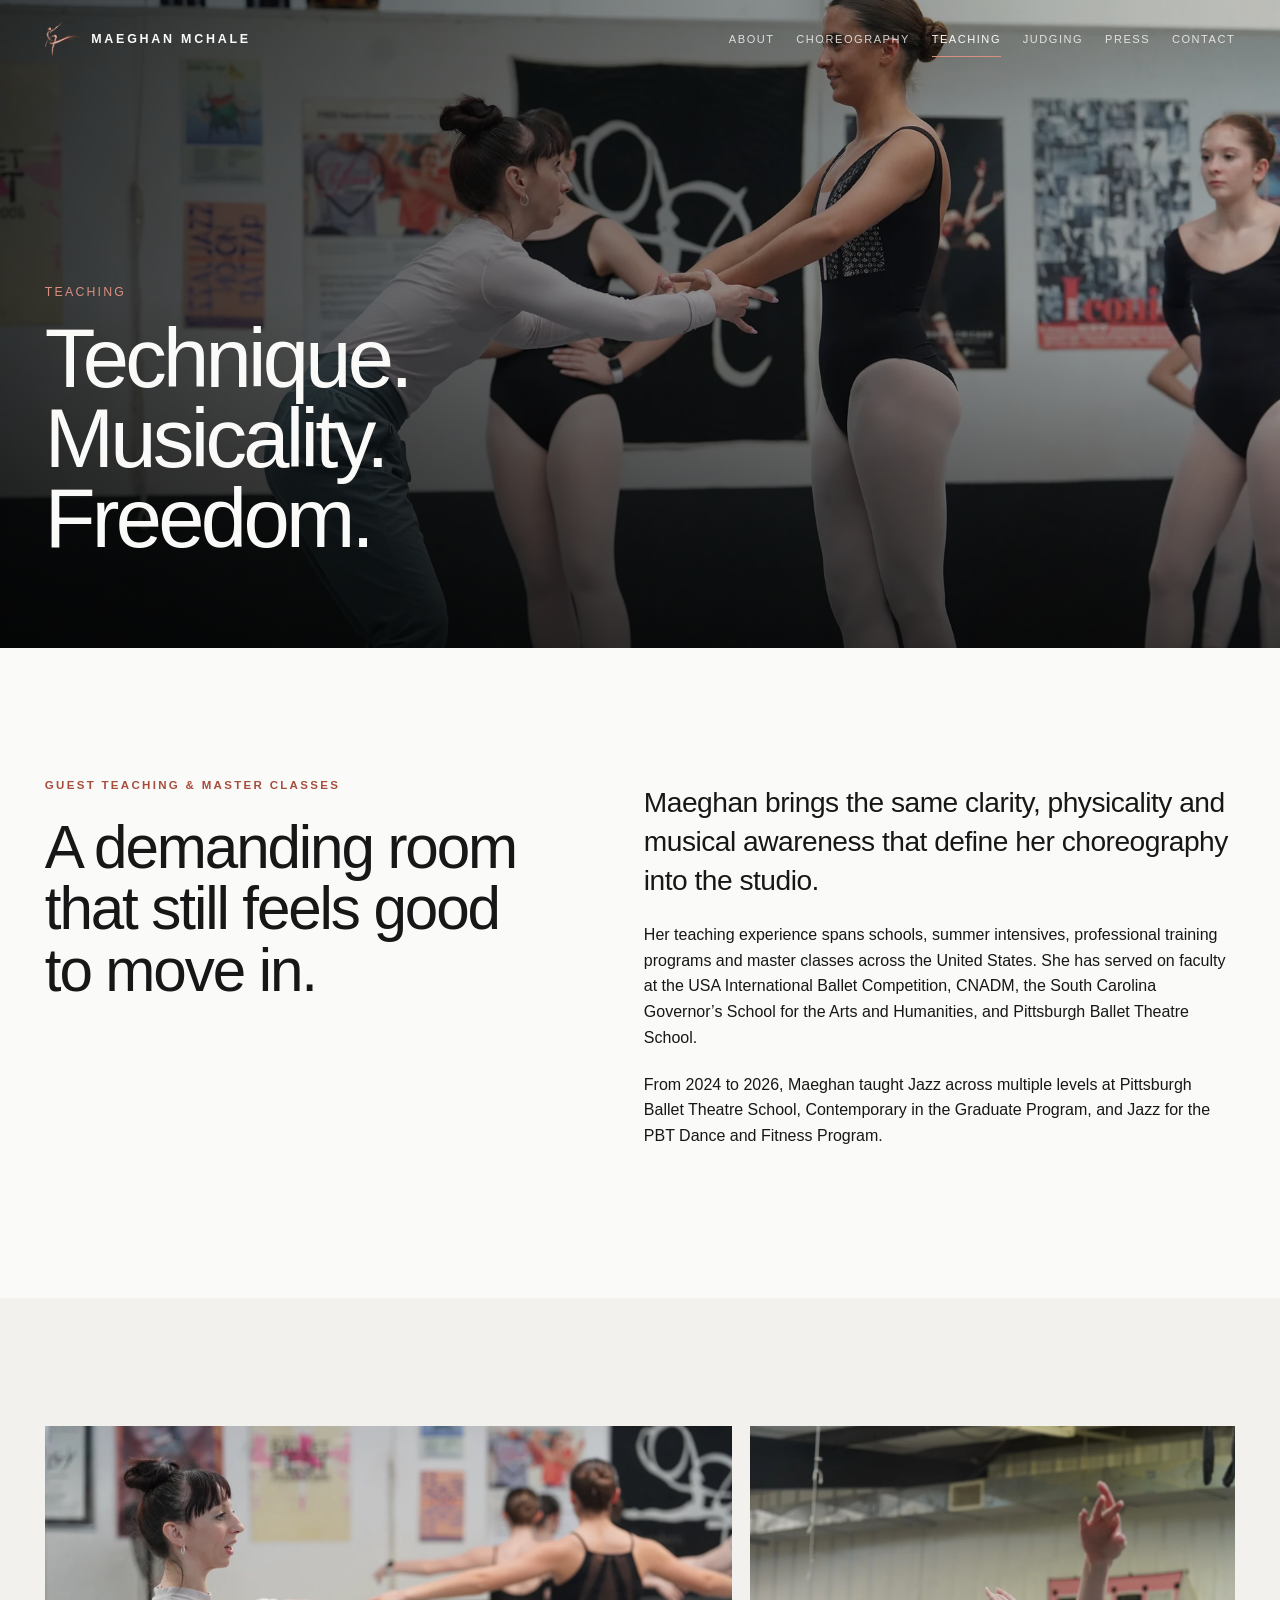
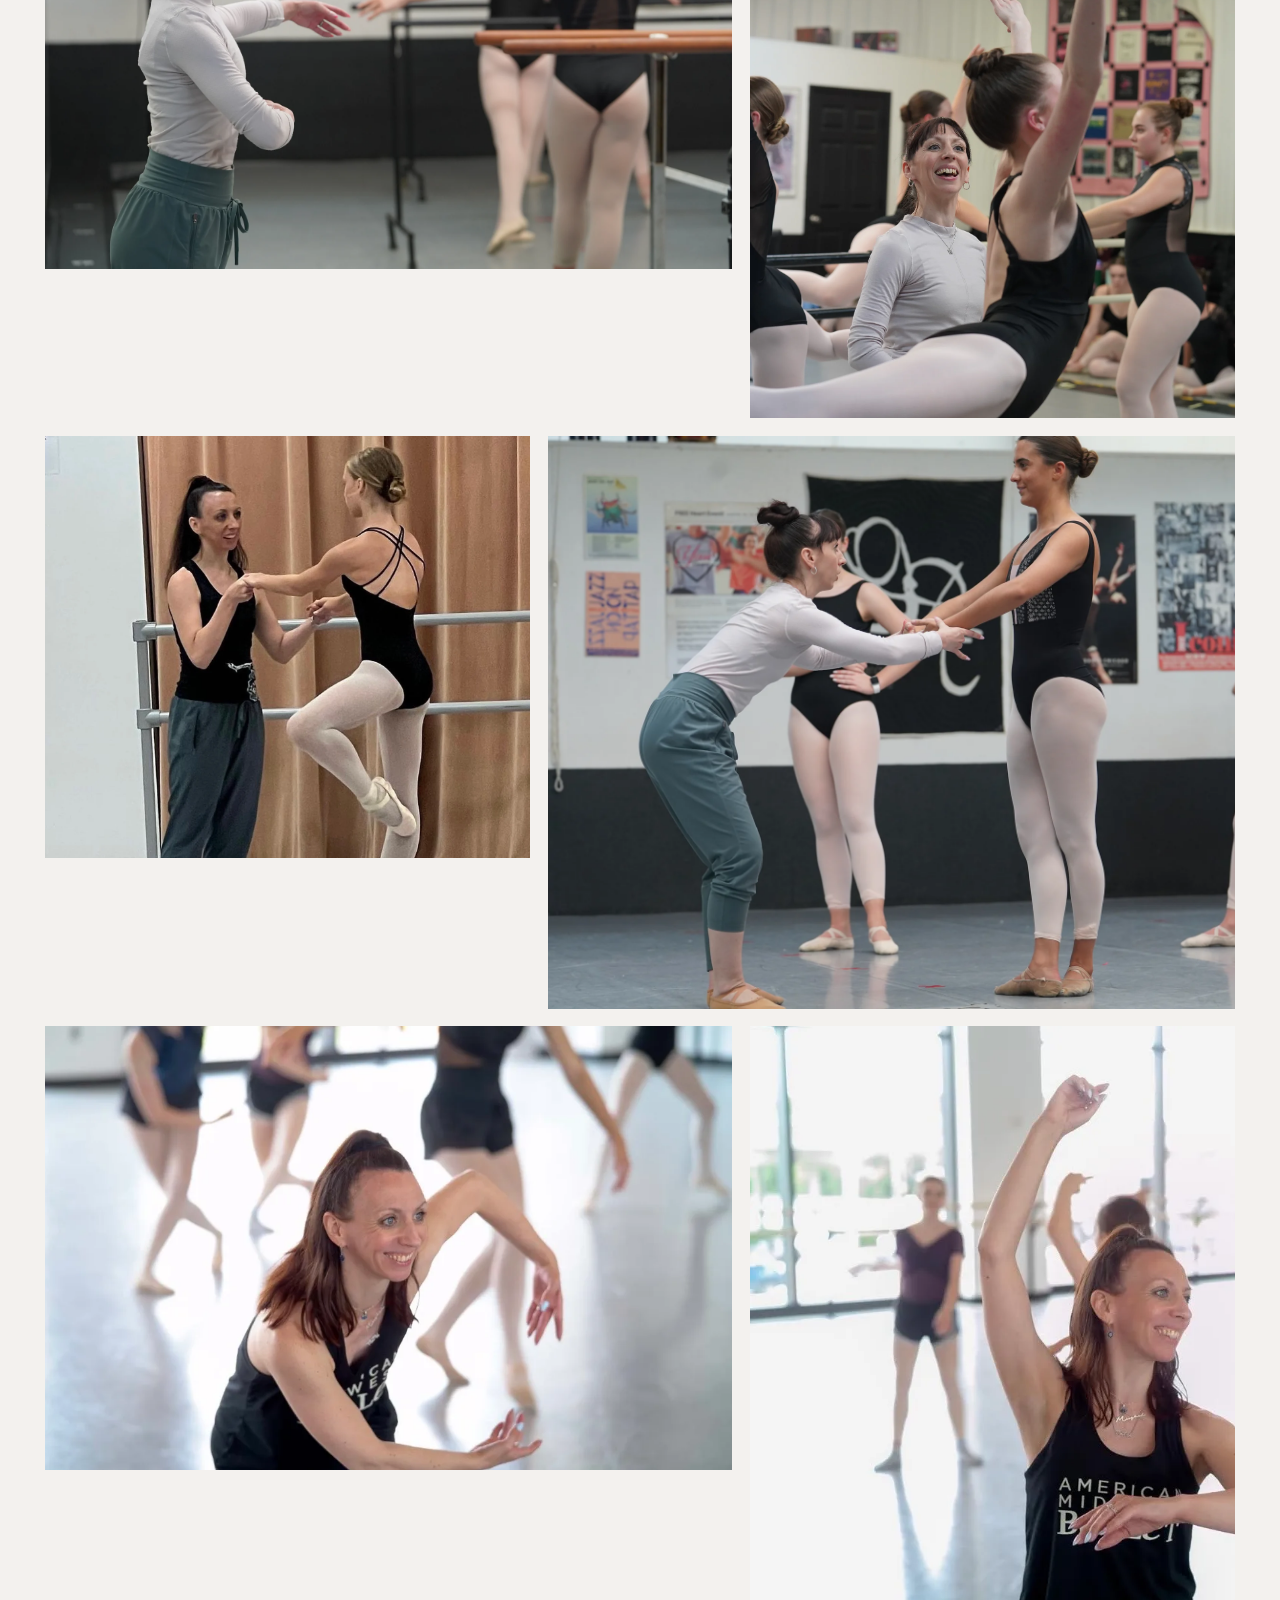
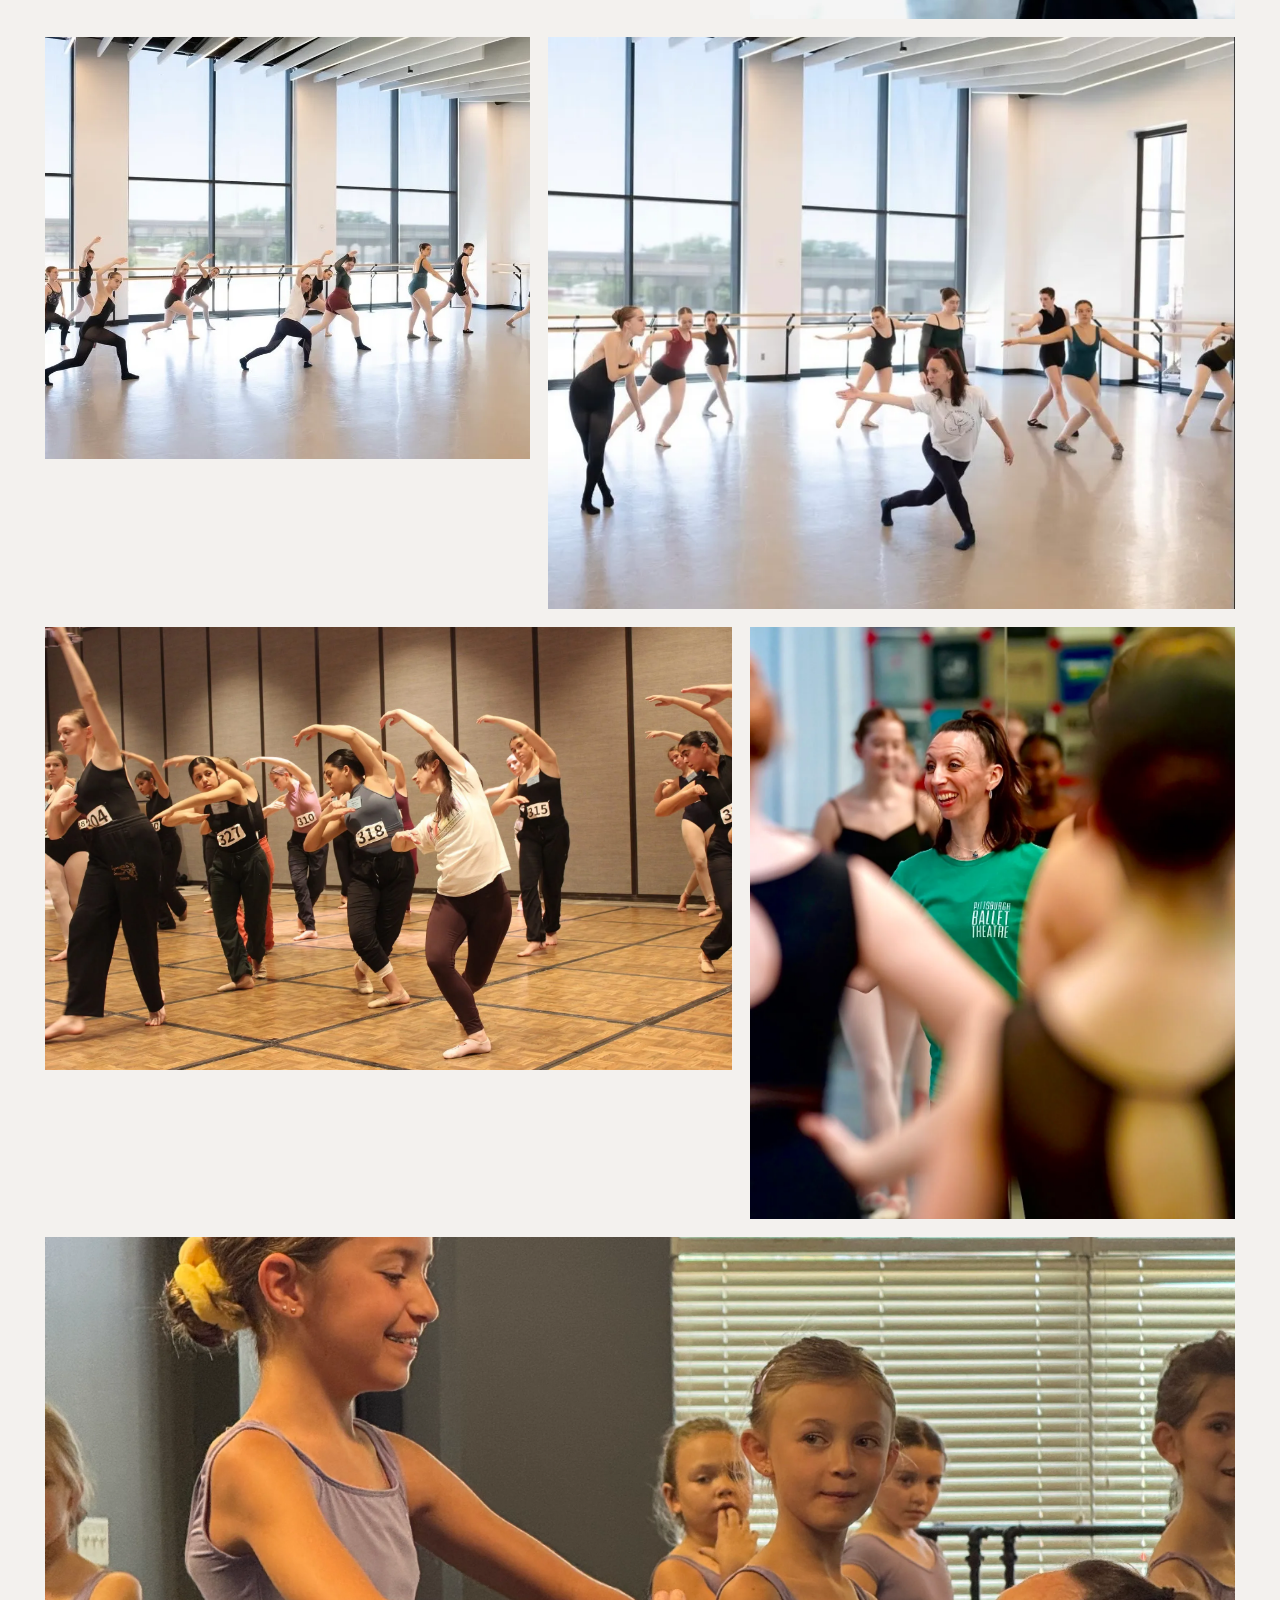
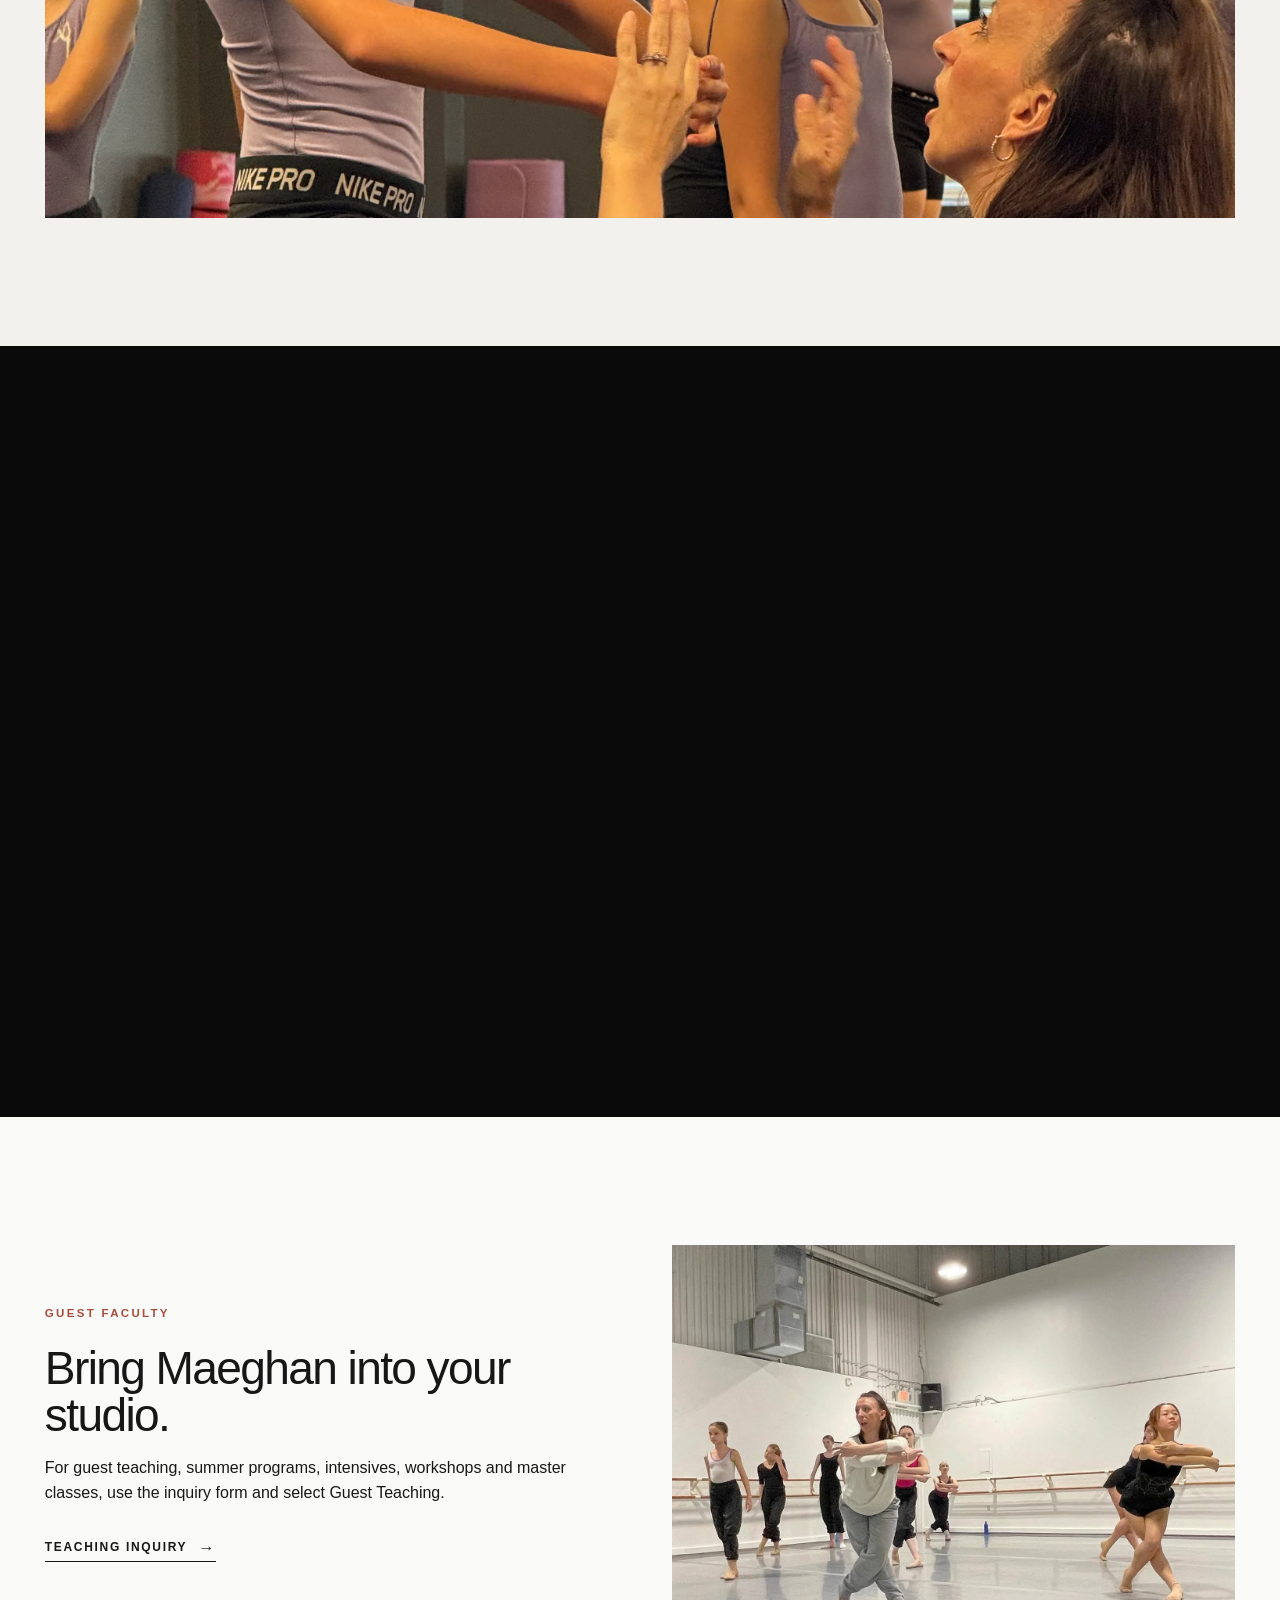
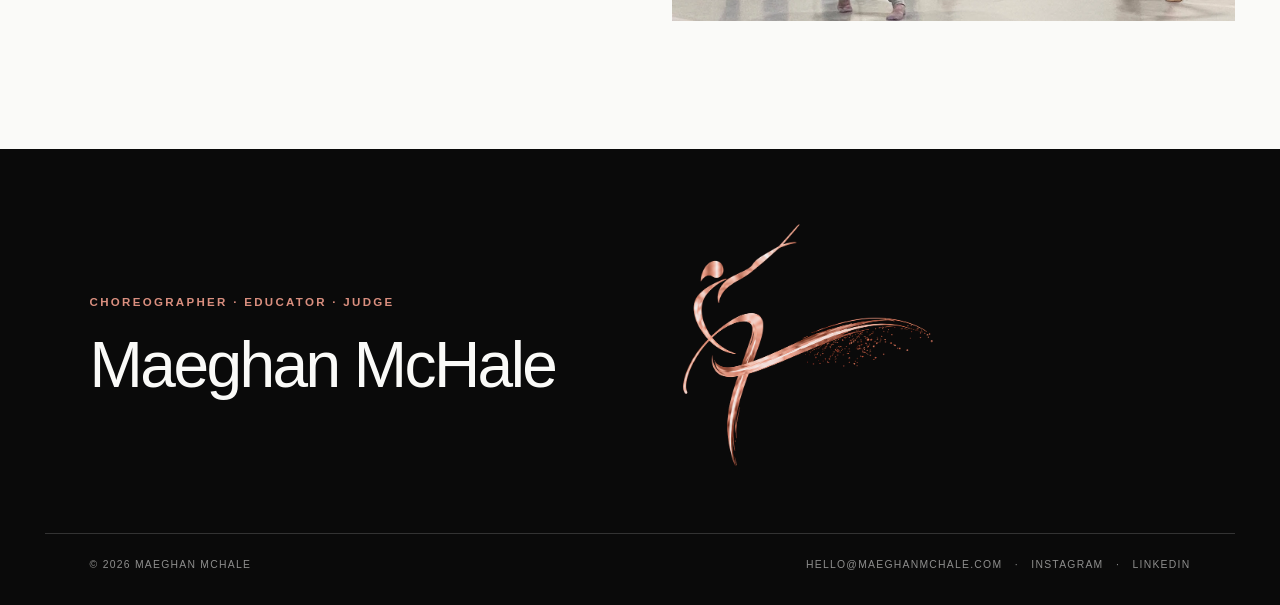
<file: teaching.html>
<!doctype html>
<html lang="en"><head><meta charset="utf-8"><meta name="viewport" content="width=device-width, initial-scale=1"><title>Teaching | Maeghan McHale</title><meta name="description" content="Guest teaching, master classes and dance education with Maeghan McHale."><meta name="theme-color" content="#0a0a0a"><link rel="canonical" href="https://maeghanmchale.com/teaching.html"><meta property="og:type" content="website"><meta property="og:site_name" content="Maeghan McHale"><meta property="og:title" content="Teaching | Maeghan McHale"><meta property="og:description" content="Guest teaching, master classes and studio work with choreographer and educator Maeghan McHale."><meta property="og:url" content="https://maeghanmchale.com/teaching.html"><meta property="og:image" content="https://maeghanmchale.com/assets/img/maeghan-mchale-social.jpg"><meta property="og:image:width" content="1200"><meta property="og:image:height" content="630"><meta property="og:image:alt" content="Maeghan McHale performing onstage"><meta name="twitter:card" content="summary_large_image"><meta name="twitter:title" content="Teaching | Maeghan McHale"><meta name="twitter:description" content="Guest teaching, master classes and studio work with choreographer and educator Maeghan McHale."><meta name="twitter:image" content="https://maeghanmchale.com/assets/img/maeghan-mchale-social.jpg"><link rel="icon" href="assets/img/favicon.ico" sizes="any"><link rel="icon" type="image/png" sizes="32x32" href="assets/img/favicon-32x32.png"><link rel="apple-touch-icon" sizes="180x180" href="assets/img/apple-touch-icon.png"><link rel="stylesheet" href="assets/css/styles.css"></head><body data-page="teaching"><a class="skip-link" href="#main">Skip to content</a>
<header class="site-header">
  <a class="brand" href="index.html" aria-label="Maeghan McHale home">
    <img class="brand-mark" src="assets/img/logo-mark.png" alt="" aria-hidden="true">
    <span class="brand-name">Maeghan McHale</span>
  </a>
  <nav class="desktop-nav" aria-label="Primary"><a data-nav="about" href="about.html">About</a><a data-nav="choreography" href="choreography.html">Choreography</a><a data-nav="teaching" href="teaching.html">Teaching</a><a data-nav="judging" href="judging.html">Judging</a><a data-nav="press" href="press.html">Press</a><a data-nav="contact" href="contact.html">Contact</a></nav>
  <button class="nav-toggle" type="button" aria-label="Open navigation" aria-expanded="false"><span></span><span></span></button>
</header>
<nav class="mobile-nav" aria-label="Mobile navigation">
  <div class="mobile-nav-inner"><a data-nav="about" href="about.html">About</a><a data-nav="choreography" href="choreography.html">Choreography</a><a data-nav="teaching" href="teaching.html">Teaching</a><a data-nav="judging" href="judging.html">Judging</a><a data-nav="press" href="press.html">Press</a><a data-nav="contact" href="contact.html">Contact</a><div class="mobile-socials"><a href="https://www.instagram.com/maeghanmchale/" target="_blank" rel="noreferrer">Instagram</a><a href="https://www.linkedin.com/in/maeghanmchale/" target="_blank" rel="noreferrer">LinkedIn</a></div></div>
</nav><main id="main">
<section class="hero page-hero teaching-hero"><img class="hero-image" src="assets/img/teaching-hands-on.webp" alt="Maeghan McHale coaching a dancer in a ballet studio"><div class="hero-content container"><p class="hero-kicker">Teaching</p><h1 class="display display-sm">Technique.<br>Musicality.<br>Freedom.</h1></div></section>
<section class="section"><div class="container intro-grid reveal"><div><p class="eyebrow rose">Guest teaching & master classes</p><h2 class="heading">A demanding room that still feels good to move in.</h2></div><div class="copy"><p class="lede">Maeghan brings the same clarity, physicality and musical awareness that define her choreography into the studio.</p><p>Her teaching experience spans schools, summer intensives, professional training programs and master classes across the United States. She has served on faculty at the USA International Ballet Competition, CNADM, the South Carolina Governor’s School for the Arts and Humanities, and Pittsburgh Ballet Theatre School.</p><p>From 2024 to 2026, Maeghan taught Jazz across multiple levels at Pittsburgh Ballet Theatre School, Contemporary in the Graduate Program, and Jazz for the PBT Dance and Fitness Program.</p></div></div></section>
<section class="section paper"><div class="container"><div class="gallery-grid teaching-gallery reveal" data-gallery="teaching"><button class="gallery-item wide" type="button"><img src="assets/img/teaching-coaching.webp" alt="Maeghan McHale coaching dancers at the barre" loading="lazy"></button><button class="gallery-item tall" type="button"><img src="assets/img/teaching-demonstration.webp" alt="Maeghan McHale demonstrating movement to a dancer" loading="lazy"></button><button class="gallery-item medium" type="button"><img src="assets/img/teaching-barre.webp" alt="Maeghan McHale giving individual notes to a dancer at the barre" loading="lazy"></button><button class="gallery-item offset" type="button"><img src="assets/img/teaching-hands-on.webp" alt="Maeghan McHale giving hands-on coaching in the studio" loading="lazy"></button></div></div></section>
<section class="section dark"><div class="container voice-grid reveal"><div><p class="eyebrow rose-on-dark">In the room</p><h2 class="heading">Strong foundations. More possibilities.</h2></div><div class="voice-statements"><div class="voice-item"><span>01</span><p>Technique is the foundation, not the endpoint.</p></div><div class="voice-item"><span>02</span><p>Musicality, dynamics and use of space are treated as essential parts of movement.</p></div><div class="voice-item"><span>03</span><p>Dancers are encouraged to step outside the movement patterns they already know.</p></div><div class="voice-item"><span>04</span><p>The aim is challenging work that can still feel freeing and rewarding.</p></div></div></div></section>
<section class="section"><div class="container editorial-split reveal"><div><p class="eyebrow rose">Guest faculty</p><h2 class="heading-sm heading">Bring Maeghan into your studio.</h2><p class="copy">For guest teaching, summer programs, intensives, workshops and master classes, use the inquiry form and select Guest Teaching.</p><a class="link-arrow internal" href="contact.html?inquiry=Guest%20Teaching#inquiry-form">Teaching inquiry</a></div><div class="editorial-image landscape"><img src="assets/img/choreo-studio-group.webp" alt="Dancers moving together in a studio class" loading="lazy"></div></div></section></main><footer class="site-footer">
  <div class="footer-top container">
    <div><div class="eyebrow rose-on-dark">Choreographer · Educator · Judge</div><div class="footer-name">Maeghan McHale</div></div>
    <img class="footer-mark" src="assets/img/logo-mark.png" alt="Maeghan McHale dancer logo mark">
  </div>
  <div class="footer-bottom container">
    <div>© <span data-year></span> Maeghan McHale</div>
    <div><a href="mailto:hello@maeghanmchale.com">hello@maeghanmchale.com</a> &nbsp; · &nbsp; <a href="https://www.instagram.com/maeghanmchale/" target="_blank" rel="noreferrer">Instagram</a> &nbsp; · &nbsp; <a href="https://www.linkedin.com/in/maeghanmchale/" target="_blank" rel="noreferrer">LinkedIn</a></div>
  </div>
</footer>
<div class="lightbox" aria-hidden="true"><button class="lightbox-close" type="button" aria-label="Close image">×</button><img alt=""></div>
<script src="assets/js/site.js"></script></body></html>
</file>
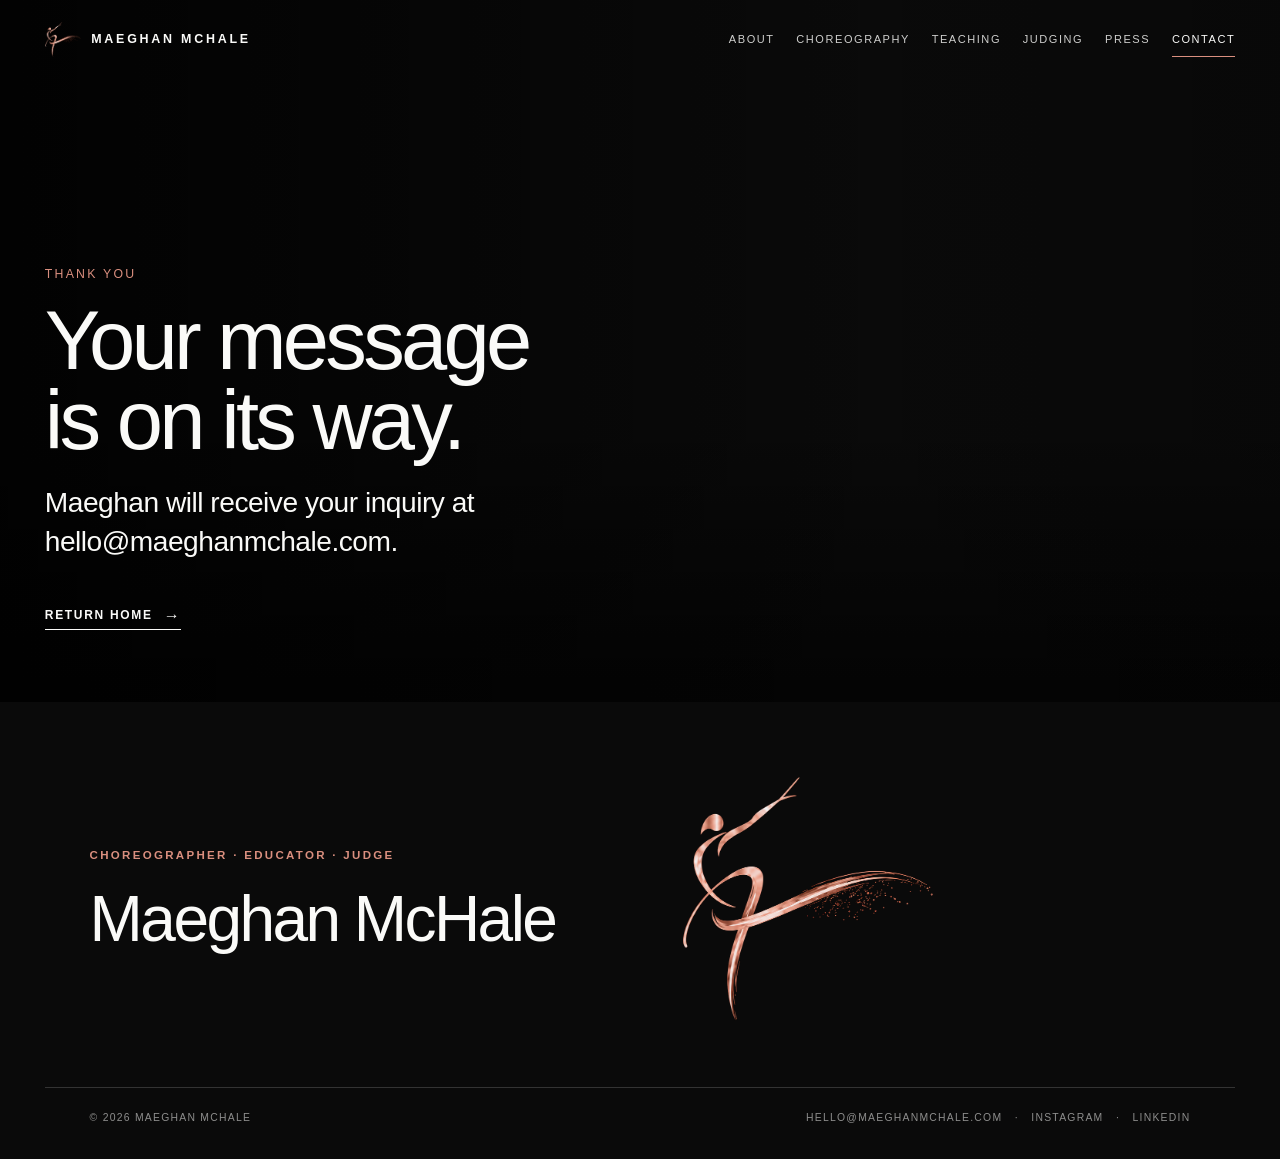
<file: thank-you.html>
<!doctype html>
<html lang="en"><head><meta charset="utf-8"><meta name="viewport" content="width=device-width, initial-scale=1"><title>Thank You | Maeghan McHale</title><meta name="description" content="Thank you for contacting Maeghan McHale."><meta name="theme-color" content="#0a0a0a"><link rel="canonical" href="https://maeghanmchale.com/thank-you.html"><meta name="robots" content="noindex, nofollow"><link rel="icon" href="assets/img/favicon.ico" sizes="any"><link rel="icon" type="image/png" sizes="32x32" href="assets/img/favicon-32x32.png"><link rel="apple-touch-icon" sizes="180x180" href="assets/img/apple-touch-icon.png"><link rel="stylesheet" href="assets/css/styles.css"></head><body data-page="contact"><a class="skip-link" href="#main">Skip to content</a>
<header class="site-header">
  <a class="brand" href="index.html" aria-label="Maeghan McHale home"><img class="brand-mark" src="assets/img/logo-mark.png" alt="" aria-hidden="true"><span class="brand-name">Maeghan McHale</span></a>
  <nav class="desktop-nav" aria-label="Primary"><a data-nav="about" href="about.html">About</a><a data-nav="choreography" href="choreography.html">Choreography</a><a data-nav="teaching" href="teaching.html">Teaching</a><a data-nav="judging" href="judging.html">Judging</a><a data-nav="press" href="press.html">Press</a><a data-nav="contact" href="contact.html">Contact</a></nav>
  <button class="nav-toggle" type="button" aria-label="Open navigation" aria-expanded="false"><span></span><span></span></button>
</header>
<nav class="mobile-nav" aria-label="Mobile navigation"><div class="mobile-nav-inner"><a data-nav="about" href="about.html">About</a><a data-nav="choreography" href="choreography.html">Choreography</a><a data-nav="teaching" href="teaching.html">Teaching</a><a data-nav="judging" href="judging.html">Judging</a><a data-nav="press" href="press.html">Press</a><a data-nav="contact" href="contact.html">Contact</a><div class="mobile-socials"><a href="https://www.instagram.com/maeghanmchale/" target="_blank" rel="noreferrer">Instagram</a><a href="https://www.linkedin.com/in/maeghanmchale/" target="_blank" rel="noreferrer">LinkedIn</a></div></div></nav>
<main id="main"><section class="hero thank-you-hero"><div class="hero-content container"><p class="hero-kicker">Thank you</p><h1 class="display display-sm">Your message<br>is on its way.</h1><p class="lede thank-you-copy">Maeghan will receive your inquiry at hello@maeghanmchale.com.</p><a class="link-arrow internal" href="index.html">Return home</a></div></section></main>
<footer class="site-footer"><div class="footer-top container"><div><div class="eyebrow rose-on-dark">Choreographer · Educator · Judge</div><div class="footer-name">Maeghan McHale</div></div><img class="footer-mark" src="assets/img/logo-mark.png" alt="Maeghan McHale dancer logo mark"></div><div class="footer-bottom container"><div>© <span data-year></span> Maeghan McHale</div><div><a href="mailto:hello@maeghanmchale.com">hello@maeghanmchale.com</a> &nbsp; · &nbsp; <a href="https://www.instagram.com/maeghanmchale/" target="_blank" rel="noreferrer">Instagram</a> &nbsp; · &nbsp; <a href="https://www.linkedin.com/in/maeghanmchale/" target="_blank" rel="noreferrer">LinkedIn</a></div></div></footer>
<script src="assets/js/site.js"></script></body></html>
</file>
<file: assets/css/styles.css>
:root {
  --black: #0a0a0a;
  --ink: #171717;
  --white: #fafaf8;
  --paper: #f3f1ee;
  --gray: #ddd8d3;
  --rose: #da8f7f;
  --rose-deep: #a64d3e;
  --rose-pale: #f4ddd8;
  --line-dark: rgba(255,255,255,.17);
  --line-light: rgba(10,10,10,.16);
  --max: 1440px;
  --pad: clamp(1.15rem, 3.5vw, 4.5rem);
  --section: clamp(5rem, 10vw, 10rem);
  --ease: cubic-bezier(.22,.61,.36,1);
}

* { box-sizing: border-box; }
html { scroll-behavior: smooth; }
body {
  margin: 0;
  background: var(--white);
  color: var(--ink);
  font-family: ui-sans-serif, -apple-system, BlinkMacSystemFont, "Helvetica Neue", Arial, sans-serif;
  font-size: 16px;
  line-height: 1.6;
  text-rendering: optimizeLegibility;
  -webkit-font-smoothing: antialiased;
}
body.nav-open { overflow: hidden; }
a { color: inherit; text-decoration: none; }
img, video { display: block; max-width: 100%; }
button, input, textarea, select { font: inherit; }
button { color: inherit; }
::selection { background: var(--rose); color: var(--black); }

.skip-link {
  position: fixed; left: 1rem; top: 1rem; z-index: 300;
  transform: translateY(-200%); background: var(--white); color: var(--black);
  padding: .7rem 1rem; border-radius: 999px;
}
.skip-link:focus { transform: translateY(0); }

.container { width: min(100%, var(--max)); margin: 0 auto; padding-inline: var(--pad); }
.eyebrow {
  margin: 0 0 1.4rem; text-transform: uppercase; letter-spacing: .2em;
  font-size: .72rem; font-weight: 650;
}
.eyebrow.rose { color: var(--rose-deep); }
.dark .eyebrow.rose, .rose-on-dark { color: var(--rose); }
.display {
  margin: 0; font-weight: 400; letter-spacing: -.045em; line-height: .96;
  font-size: clamp(3.2rem, 8vw, 8.7rem);
}
.display-sm { font-size: clamp(2.7rem, 6.5vw, 6.7rem); }
.heading {
  margin: 0; font-weight: 400; letter-spacing: -.035em; line-height: 1.02;
  font-size: clamp(2.25rem, 4.7vw, 5.2rem);
}
.heading-sm { font-size: clamp(1.8rem, 3.6vw, 3.8rem); }
.lede { font-size: clamp(1.25rem, 2.2vw, 2rem); line-height: 1.38; letter-spacing: -.018em; }
.copy { max-width: 48rem; font-size: clamp(1rem, 1.25vw, 1.18rem); }
.copy p { margin: 0 0 1.35rem; }
.muted { color: rgba(23,23,23,.65); }
.dark .muted { color: rgba(250,250,248,.62); }

.link-arrow {
  display: inline-flex; align-items: center; gap: .7rem; margin-top: 1rem;
  text-transform: uppercase; letter-spacing: .14em; font-size: .75rem; font-weight: 650;
  border-bottom: 1px solid currentColor; padding-bottom: .22rem;
}
.link-arrow::after { content: "↗"; font-size: 1rem; line-height: 1; transition: transform .25s var(--ease); }
.link-arrow.internal::after { content: "→"; }
.link-arrow:hover::after { transform: translate(.18rem,-.08rem); }
.link-arrow.internal:hover::after { transform: translateX(.2rem); }

/* Header */
.site-header {
  position: absolute; inset: 0 0 auto 0; z-index: 100; color: var(--white);
  padding: 1.35rem var(--pad); display: flex; align-items: center; justify-content: space-between;
  gap: 2rem;
}
.site-header.light-header { color: var(--black); }
.brand { display: flex; align-items: center; gap: .65rem; min-width: max-content; }
.brand-mark { width: 31px; height: 31px; object-fit: contain; }
.brand-name {
  font-size: .78rem; letter-spacing: .22em; text-transform: uppercase; font-weight: 560;
}
.desktop-nav { display: flex; align-items: center; gap: clamp(.9rem, 1.7vw, 2rem); }
.desktop-nav a {
  position: relative; font-size: .69rem; text-transform: uppercase; letter-spacing: .14em;
  opacity: .82; transition: opacity .2s ease;
}
.desktop-nav a:hover, .desktop-nav a[aria-current="page"] { opacity: 1; }
.desktop-nav a[aria-current="page"]::after {
  content: ""; position: absolute; left: 0; right: 0; bottom: -.52rem; height: 1px; background: var(--rose);
}
.nav-toggle {
  display: none; background: transparent; border: 0; padding: .45rem; cursor: pointer;
}
.nav-toggle span { display: block; width: 25px; height: 1px; background: currentColor; margin: 6px 0; transition: .25s var(--ease); }
.mobile-nav {
  position: fixed; inset: 0; z-index: 90; background: var(--black); color: var(--white);
  display: grid; place-items: center; opacity: 0; visibility: hidden; transition: .3s ease;
}
.mobile-nav.is-open { opacity: 1; visibility: visible; }
.mobile-nav-inner { width: min(88vw, 560px); display: grid; gap: .45rem; }
.mobile-nav a { font-size: clamp(2.3rem, 10vw, 5rem); line-height: 1.02; letter-spacing: -.04em; font-weight: 350; }
.mobile-nav .mobile-socials { margin-top: 2rem; display: flex; gap: 1.2rem; font-size: .78rem; text-transform: uppercase; letter-spacing: .12em; }
body.nav-open .nav-toggle { position: fixed; right: var(--pad); top: 1.1rem; color: var(--white); z-index: 110; }
body.nav-open .nav-toggle span:first-child { transform: translateY(3.5px) rotate(45deg); }
body.nav-open .nav-toggle span:last-child { transform: translateY(-3.5px) rotate(-45deg); }

/* Hero */
.hero {
  min-height: 100svh; background: var(--black); color: var(--white); position: relative; overflow: hidden;
  display: grid; align-items: end;
}
.hero-image {
  position: absolute; inset: 0; width: 100%; height: 100%; object-fit: cover;
}
.home-hero .hero-image { object-position: 56% 54%; }
.hero::after {
  content: ""; position: absolute; inset: 0;
  background: linear-gradient(90deg, rgba(0,0,0,.82) 0%, rgba(0,0,0,.38) 38%, rgba(0,0,0,.04) 68%, rgba(0,0,0,.18) 100%),
              linear-gradient(0deg, rgba(0,0,0,.65) 0%, transparent 40%);
}
.hero-content { position: relative; z-index: 2; width: 100%; padding: clamp(7rem, 15vh, 11rem) var(--pad) clamp(3.2rem, 8vh, 6rem); }
.hero-kicker { margin: 0 0 1rem; color: var(--rose); text-transform: uppercase; letter-spacing: .18em; font-size: .77rem; }
.hero-title { max-width: 11ch; }
.hero-subtitle {
  margin: 1.5rem 0 0; font-size: clamp(.92rem, 1.5vw, 1.22rem); text-transform: uppercase;
  letter-spacing: .21em; font-weight: 450;
}
.hero-scroll {
  position: absolute; z-index: 2; right: var(--pad); bottom: 3rem; writing-mode: vertical-rl;
  text-transform: uppercase; letter-spacing: .16em; font-size: .64rem; opacity: .7;
}

.page-hero { min-height: 72svh; }
.page-hero::after { background: linear-gradient(90deg, rgba(0,0,0,.72), rgba(0,0,0,.14)), linear-gradient(0deg, rgba(0,0,0,.62), transparent 54%); }
.page-hero .hero-content { padding-bottom: clamp(3rem, 7vw, 6rem); }
.page-hero.about-hero .hero-image { object-position: 52% 44%; filter: grayscale(1); }
.page-hero.choreo-hero .hero-image { object-position: 50% 58%; }
.page-hero.teaching-hero .hero-image { object-position: 50% 40%; }
.page-hero.judging-hero .hero-image { object-position: 50% 41%; }

/* Sections */
.section { padding-block: var(--section); }
.section-tight { padding-block: clamp(3.8rem, 7vw, 7rem); }
.dark { background: var(--black); color: var(--white); }
.paper { background: var(--paper); }
.rose-section { background: var(--rose-pale); color: var(--black); }
.rule { border: 0; height: 1px; background: var(--line-light); margin: 0; }
.dark .rule { background: var(--line-dark); }

.intro-grid { display: grid; grid-template-columns: minmax(0,.9fr) minmax(0,1.1fr); gap: clamp(3rem, 9vw, 10rem); align-items: start; }
.intro-grid .copy { margin-top: .5rem; }

.editorial-split { display: grid; grid-template-columns: 1fr 1fr; gap: clamp(2rem, 5vw, 6rem); align-items: center; }
.editorial-image { overflow: hidden; background: var(--gray); }
.editorial-image img { width: 100%; height: 100%; object-fit: cover; transition: transform .8s var(--ease); }
.editorial-image:hover img { transform: scale(1.015); }
.editorial-image.tall { aspect-ratio: .72; }
.editorial-image.landscape { aspect-ratio: 1.5; }

/* Feature destinations */
.destination-list { border-top: 1px solid var(--line-light); }
.destination {
  display: grid; grid-template-columns: 1fr 1.08fr; gap: clamp(1.5rem, 5vw, 6rem); align-items: center;
  padding: clamp(2.2rem, 5vw, 5.5rem) 0; border-bottom: 1px solid var(--line-light);
}
.destination:nth-child(even) .destination-image { order: -1; }
.destination-copy { padding-right: clamp(0rem, 4vw, 4rem); }
.destination-number { color: var(--rose-deep); font-size: .72rem; letter-spacing: .2em; margin-bottom: 1.4rem; }
.destination-image { overflow: hidden; aspect-ratio: 1.45; background: var(--gray); }
.destination-image img { width: 100%; height: 100%; object-fit: cover; transition: transform .7s var(--ease); }
.destination:hover .destination-image img { transform: scale(1.02); }

/* Video */
.video-shell { position: relative; background: #000; overflow: hidden; box-shadow: 0 20px 80px rgba(0,0,0,.25); }
.video-shell video { width: 100%; aspect-ratio: 16 / 9; background: #000; }
.video-caption { margin-top: 1rem; display: flex; justify-content: space-between; gap: 1rem; color: rgba(250,250,248,.62); font-size: .76rem; letter-spacing: .08em; text-transform: uppercase; }

/* Quotes */
.quote-feature { max-width: 1120px; margin: 0 auto; text-align: center; }
.quote-feature blockquote {
  margin: 0; font-size: clamp(2rem, 4.8vw, 5.3rem); line-height: 1.08; letter-spacing: -.035em; font-weight: 350;
}
.quote-feature cite { display: block; margin-top: 2rem; font-style: normal; text-transform: uppercase; letter-spacing: .16em; font-size: .72rem; }
.quote-grid { display: grid; grid-template-columns: repeat(3,1fr); gap: 1px; background: rgba(10,10,10,.13); margin-top: clamp(4rem,7vw,7rem); }
.quote-card { background: var(--rose-pale); padding: clamp(1.8rem, 3.5vw, 3.5rem); min-height: 310px; display: flex; flex-direction: column; justify-content: space-between; }
.quote-card p { margin: 0 0 2rem; font-size: clamp(1.05rem, 1.45vw, 1.35rem); line-height: 1.48; }
.quote-card footer { font-size: .69rem; text-transform: uppercase; letter-spacing: .13em; }

/* Gallery */
.gallery-grid { display: grid; grid-template-columns: repeat(12,1fr); gap: clamp(.7rem, 1.4vw, 1.3rem); }
.gallery-item { position: relative; border: 0; padding: 0; cursor: zoom-in; overflow: hidden; background: #111; }
.gallery-item img { width: 100%; height: 100%; object-fit: cover; transition: transform .6s var(--ease), opacity .3s ease; }
.gallery-item:hover img { transform: scale(1.018); opacity: .92; }
.gallery-item.wide { grid-column: span 7; aspect-ratio: 1.55; }
.gallery-item.medium { grid-column: span 5; aspect-ratio: 1.15; }
.gallery-item.third { grid-column: span 4; aspect-ratio: 1.15; }
.gallery-item.tall { grid-column: span 5; aspect-ratio: .82; }
.gallery-item.offset { grid-column: span 7; aspect-ratio: 1.2; }
.gallery-item.half { grid-column: span 6; aspect-ratio: 1.15; }
.gallery-item.full { grid-column: span 12; aspect-ratio: 2.05; }

.lightbox {
  position: fixed; inset: 0; z-index: 200; background: rgba(0,0,0,.94); display: grid; place-items: center;
  padding: clamp(1rem, 4vw, 4rem); opacity: 0; visibility: hidden; transition: .25s ease;
}
.lightbox.open { opacity: 1; visibility: visible; }
.lightbox img { max-width: min(94vw, 1700px); max-height: 90vh; object-fit: contain; }
.lightbox-close { position: absolute; right: 1.2rem; top: 1.1rem; border: 0; background: transparent; color: #fff; font-size: 2.1rem; cursor: pointer; }

/* Artistic voice */
.voice-grid { display: grid; grid-template-columns: .82fr 1.18fr; gap: clamp(3rem, 8vw, 9rem); }
.voice-statements { display: grid; gap: 0; border-top: 1px solid var(--line-dark); }
.voice-item { padding: 2.2rem 0; border-bottom: 1px solid var(--line-dark); display: grid; grid-template-columns: 55px 1fr; gap: 1.3rem; }
.voice-item span { color: var(--rose); font-size: .72rem; letter-spacing: .15em; }
.voice-item p { margin: 0; font-size: clamp(1.15rem, 1.8vw, 1.65rem); line-height: 1.42; }
.keywords { display: flex; flex-wrap: wrap; gap: .65rem; margin-top: 2.4rem; }
.keyword { border: 1px solid var(--line-dark); border-radius: 999px; padding: .55rem .85rem; font-size: .7rem; letter-spacing: .12em; text-transform: uppercase; }

/* Press */
.press-teaser { display: grid; grid-template-columns: .8fr 1.2fr; align-items: center; gap: clamp(2rem, 7vw, 8rem); }
.cover-wrap { max-width: 530px; box-shadow: 0 25px 75px rgba(0,0,0,.18); transform: none; }
.cover-wrap img { width: 100%; }
.press-article-layout { display: grid; grid-template-columns: minmax(280px,.72fr) minmax(0,1.28fr); gap: clamp(3rem, 8vw, 9rem); align-items: start; }
.article-scan { position: sticky; top: 2rem; box-shadow: 0 15px 45px rgba(0,0,0,.1); }
.article-meta { color: var(--rose-deep); text-transform: uppercase; letter-spacing: .16em; font-size: .7rem; }
.article-body { font-size: clamp(1.12rem, 1.65vw, 1.48rem); line-height: 1.62; max-width: 45rem; }
.article-body p:first-of-type::first-letter { float: left; font-size: 5.4rem; line-height: .72; padding: .2rem .7rem 0 0; color: var(--rose-deep); }
.article-byline { margin-top: 2rem; text-transform: uppercase; letter-spacing: .13em; font-size: .72rem; }

/* Timeline */
.timeline { border-top: 1px solid var(--line-light); }
.timeline-row { display: grid; grid-template-columns: 150px 1fr; gap: clamp(1.4rem, 4vw, 5rem); padding: 1.7rem 0; border-bottom: 1px solid var(--line-light); }
.timeline-year { color: var(--rose-deep); font-size: .74rem; letter-spacing: .16em; text-transform: uppercase; }
.timeline-row p { margin: 0; }

/* Instagram */
.instagram-head { display: flex; align-items: end; justify-content: space-between; gap: 2rem; margin-bottom: 2.2rem; }
.instagram-grid { display: grid; grid-template-columns: repeat(3,1fr); gap: .6rem; }
.instagram-card { position: relative; aspect-ratio: 1; overflow: hidden; background: #ddd; }
.instagram-card img { width: 100%; height: 100%; object-fit: cover; transition: transform .6s var(--ease), filter .3s ease; }
.instagram-card::after { content: "↗"; position: absolute; right: .8rem; top: .7rem; color: white; font-size: 1.15rem; opacity: 0; transition: opacity .25s ease; text-shadow: 0 2px 8px rgba(0,0,0,.35); }
.instagram-card:hover img { transform: scale(1.025); filter: brightness(.82); }
.instagram-card:hover::after { opacity: 1; }

/* Contact */
.contact-grid { display: grid; grid-template-columns: .83fr 1.17fr; gap: clamp(4rem, 10vw, 12rem); align-items: start; }
.contact-details { margin-top: 3rem; display: grid; gap: 1rem; }
.contact-details a { display: inline-flex; align-items: center; gap: .65rem; width: fit-content; border-bottom: 1px solid currentColor; padding-bottom: .2rem; }
.social-links { display: flex; gap: .9rem; margin-top: 2rem; }
.social-icon { width: 42px; height: 42px; display: grid; place-items: center; border: 1px solid var(--line-dark); border-radius: 50%; transition: .2s ease; }
.social-icon:hover { background: var(--rose); color: var(--black); border-color: var(--rose); }
.social-icon svg { width: 17px; height: 17px; fill: currentColor; }
.contact-form { display: grid; gap: 1.2rem; }
.field { display: grid; gap: .48rem; }
.field label { text-transform: uppercase; letter-spacing: .14em; font-size: .67rem; }
.field input, .field textarea, .field select {
  width: 100%; border: 0; border-bottom: 1px solid var(--line-dark); background: transparent; color: var(--white);
  border-radius: 0; padding: .8rem 0 1rem; outline: none;
}
.field input:focus, .field textarea:focus, .field select:focus { border-color: var(--rose); }
.field select option { color: var(--black); }
.field textarea { min-height: 150px; resize: vertical; }
.submit-btn {
  width: fit-content; margin-top: .8rem; padding: .85rem 1.25rem; border: 1px solid var(--rose); background: transparent;
  color: var(--rose); text-transform: uppercase; letter-spacing: .14em; font-size: .7rem; cursor: pointer; transition: .2s ease;
}
.submit-btn:hover { background: var(--rose); color: var(--black); }
.form-note { font-size: .75rem; color: rgba(250,250,248,.54); max-width: 32rem; }

/* Footer */
.site-footer { background: var(--black); color: var(--white); padding: 4.5rem var(--pad) 2rem; }
.footer-top { display: flex; justify-content: space-between; align-items: end; gap: 3rem; padding-bottom: 4rem; }
.footer-name { font-size: clamp(2.5rem, 5vw, 5.6rem); letter-spacing: -.04em; line-height: 1; font-weight: 350; }
.footer-mark { width: min(180px, 28vw); opacity: .96; }
.footer-bottom { border-top: 1px solid var(--line-dark); padding-top: 1.4rem; display: flex; justify-content: space-between; gap: 2rem; font-size: .65rem; text-transform: uppercase; letter-spacing: .12em; color: rgba(250,250,248,.55); }
.footer-bottom a:hover { color: var(--rose); }

/* Reveal */
.reveal { opacity: 0; transform: translateY(22px); transition: opacity .75s var(--ease), transform .75s var(--ease); }
.reveal.in-view { opacity: 1; transform: none; }

@media (max-width: 980px) {
  .desktop-nav { display: none; }
  .nav-toggle { display: block; }
  .intro-grid, .editorial-split, .voice-grid, .press-teaser, .press-article-layout, .contact-grid { grid-template-columns: 1fr; }
  .editorial-split .editorial-image { max-height: 74svh; }
  .destination { grid-template-columns: 1fr; }
  .destination:nth-child(even) .destination-image { order: 0; }
  .quote-grid { grid-template-columns: 1fr; }
  .quote-card { min-height: 0; }
  .article-scan { position: relative; top: 0; max-width: 600px; }
  .gallery-item.wide, .gallery-item.medium, .gallery-item.tall, .gallery-item.offset, .gallery-item.half { grid-column: span 6; }
  .gallery-item.third { grid-column: span 6; }
}

@media (max-width: 680px) {
  :root { --pad: 1.15rem; }
  .site-header { padding-top: 1.05rem; }
  .brand-name { font-size: .68rem; letter-spacing: .17em; }
  .brand-mark { width: 26px; height: 26px; }
  .home-hero { min-height: 82svh; }
  .home-hero .hero-image { object-fit: cover; object-position: 58% 51%; }
  .hero::after { background: linear-gradient(0deg, rgba(0,0,0,.88) 0%, rgba(0,0,0,.28) 55%, rgba(0,0,0,.08) 100%); }
  .home-hero .hero-content { padding-bottom: 2.4rem; }
  .hero-scroll { display: none; }
  .page-hero { min-height: 64svh; }
  .page-hero.about-hero .hero-image { object-position: 50% 42%; }
  .page-hero.teaching-hero .hero-image { object-position: 55% 42%; }
  .display { letter-spacing: -.055em; }
  .intro-grid { gap: 2rem; }
  .destination-copy { padding-right: 0; }
  .destination-image { aspect-ratio: 1.15; }
  .gallery-grid { gap: .45rem; }
  .gallery-item.wide, .gallery-item.medium, .gallery-item.third, .gallery-item.tall, .gallery-item.offset, .gallery-item.half, .gallery-item.full { grid-column: span 12; aspect-ratio: 1.2; }
  .gallery-item.tall { aspect-ratio: .92; }
  .voice-item { grid-template-columns: 35px 1fr; }
  .timeline-row { grid-template-columns: 1fr; gap: .35rem; }
  .instagram-head { align-items: start; flex-direction: column; }
  .instagram-grid { grid-template-columns: repeat(2,1fr); }
  .footer-top { align-items: start; flex-direction: column; }
  .footer-mark { width: 130px; }
  .footer-bottom { flex-direction: column; gap: .6rem; }
}

@media (prefers-reduced-motion: reduce) {
  html { scroll-behavior: auto; }
  *, *::before, *::after { animation-duration: .01ms !important; transition-duration: .01ms !important; }
  .reveal { opacity: 1; transform: none; }
}


/* Revision 02: vertical About hero, updated logo treatment, safer image crops, and contact refinements */
.about-portrait-hero {
  min-height: 100svh;
  background: var(--black);
  color: var(--white);
  display: grid;
  align-items: center;
  padding-block: clamp(7.2rem, 12vh, 10rem) clamp(3.2rem, 7vh, 5rem);
}
.about-portrait-grid {
  display: grid;
  grid-template-columns: minmax(0,.78fr) minmax(360px,.92fr);
  align-items: center;
  gap: clamp(3rem, 8vw, 8.5rem);
}
.about-portrait-copy { position: relative; z-index: 2; }
.about-portrait-frame {
  justify-self: end;
  width: min(100%, 620px);
  aspect-ratio: 2 / 3;
  overflow: hidden;
  background: #a8a8a8;
  box-shadow: 0 28px 90px rgba(0,0,0,.35);
}
.about-portrait-frame img { width: 100%; height: 100%; object-fit: contain; }

/* Keep the teaching hero focused high enough to preserve the standing dancer's head. */
.page-hero.teaching-hero .hero-image { object-position: 50% 19%; }
.teaching-gallery .gallery-item img { object-position: center 18%; }
.teaching-gallery .gallery-item.tall img { object-position: center top; }

/* The transparent mark is visually lighter than the old black tile, so scale it up and keep it
   with the name as one footer composition instead of sending it to the opposite edge. */
.footer-top { justify-content: flex-start; align-items: center; }
.footer-mark { width: clamp(230px, 20vw, 330px); margin-left: clamp(2rem, 6vw, 6rem); }
.brand-mark { width: 36px; height: 36px; }

/* Contact service names are individual typographic lines. */
.contact-services { font-size: clamp(2.25rem, 4.15vw, 4.55rem); }
.contact-services span { display: block; white-space: nowrap; }
.form-honeypot { position: absolute !important; left: -9999px !important; width: 1px !important; height: 1px !important; overflow: hidden !important; }
.thank-you-hero { min-height: 78svh; }
.thank-you-copy { max-width: 34rem; margin-top: 1.5rem; }

/* Lightbox navigation */
.lightbox-nav {
  position: absolute;
  top: 50%;
  transform: translateY(-50%);
  width: 52px;
  height: 52px;
  border: 1px solid rgba(255,255,255,.34);
  border-radius: 50%;
  background: rgba(0,0,0,.22);
  color: #fff;
  display: grid;
  place-items: center;
  font-size: 1.75rem;
  line-height: 1;
  cursor: pointer;
  transition: background .2s ease, border-color .2s ease;
}
.lightbox-nav:hover { background: rgba(218,143,127,.18); border-color: var(--rose); }
.lightbox-prev { left: clamp(.8rem, 2.5vw, 2.5rem); }
.lightbox-next { right: clamp(.8rem, 2.5vw, 2.5rem); }

@media (max-width: 980px) {
  .about-portrait-hero { padding-bottom: 0; }
  .about-portrait-grid { grid-template-columns: 1fr; gap: 3rem; }
  .about-portrait-frame { justify-self: center; width: min(78vw, 620px); }
  .footer-mark { width: clamp(200px, 28vw, 280px); margin-left: clamp(1rem, 4vw, 3rem); }
}

@media (max-width: 680px) {
  .about-portrait-hero { padding-top: 6.8rem; }
  .about-portrait-frame { width: 100%; }
  .page-hero.teaching-hero .hero-image { object-position: 52% 16%; }
  .footer-top { align-items: flex-start; }
  .footer-mark { width: 190px; margin-left: 0; margin-top: .7rem; }
  .brand-mark { width: 30px; height: 30px; }
  .contact-services { font-size: clamp(2.05rem, 10.1vw, 3.4rem); }
  .lightbox { padding-inline: .75rem; padding-bottom: 5.2rem; }
  .lightbox-nav { top: auto; bottom: 1rem; transform: none; width: 46px; height: 46px; }
  .lightbox-prev { left: calc(50% - 58px); }
  .lightbox-next { right: calc(50% - 58px); }
}

/* Keep the full vertical About portrait comfortably inside the first viewport on desktop. */
@media (min-width: 981px) {
  .about-portrait-frame {
    height: min(78svh, 830px);
    width: auto;
    max-width: 100%;
  }
}
@media (max-width: 980px) {
  .about-portrait-frame { height: auto; }
}

/* Give the contact service list enough horizontal room to remain three clean single lines. */
.contact-grid { grid-template-columns: .95fr 1.05fr; gap: clamp(3rem, 7vw, 8rem); }
.contact-services { font-size: clamp(2.25rem, 3.6vw, 4.1rem); }
@media (max-width: 980px) {
  .contact-grid { grid-template-columns: 1fr; }
}
@media (max-width: 680px) {
  .contact-services { font-size: clamp(2.05rem, 10.1vw, 3.4rem); }
}

/* Revision 04: About page pinned / sticky scrolling hero.
   The full portrait remains in normal page space while one viewport-high overlay
   pins the navigation and title. The stage height exactly matches the displayed
   portrait, so the sticky layer releases at the image boundary before Biography. */
body[data-page="about"] .about-scroll-stage {
  position: relative;
  /* portrait-editorial.webp is 1464 × 2200 (height = 150.273% of width). */
  height: var(--about-stage-height, max(100svh, 150.273vw));
  overflow: visible;
  background: var(--black);
  color: var(--white);
}

body[data-page="about"] .about-sticky-layer {
  position: sticky;
  top: 0;
  z-index: 5;
  height: 100svh;
  pointer-events: none;
}

body[data-page="about"] .about-sticky-layer .site-header {
  position: absolute;
  inset: 0 0 auto 0;
  pointer-events: auto;
}

body[data-page="about"] .about-sticky-shade {
  position: absolute;
  inset: 0;
  z-index: 0;
  background:
    linear-gradient(90deg, rgba(7,7,7,.78) 0%, rgba(7,7,7,.56) 27%, rgba(7,7,7,.22) 58%, rgba(7,7,7,.08) 100%),
    linear-gradient(0deg, rgba(7,7,7,.22) 0%, rgba(7,7,7,.04) 55%, rgba(7,7,7,.12) 100%);
}

body[data-page="about"] .about-sticky-copy {
  position: absolute;
  inset: 0;
  z-index: 1;
  display: flex;
  align-items: center;
  pointer-events: none;
}

body[data-page="about"] .about-scroll-media {
  position: absolute;
  inset: 0 0 auto 0;
  z-index: 0;
  width: 100%;
  line-height: 0;
}

body[data-page="about"] .about-scroll-media img {
  display: block;
  width: 100%;
  height: auto;
  max-width: none;
  filter: grayscale(1);
}

/* Once Biography reaches the viewport, its opaque sections sit above any final
   sub-pixel edge of the releasing sticky layer instead of inheriting the hero shade. */
body[data-page="about"] main {
  position: relative;
  z-index: 6;
}

/* On narrower displays use a controlled static crop rather than forcing the long
   desktop pinned journey. Mobile art direction can be refined separately. */
@media (max-width: 980px) {
  body[data-page="about"] .about-scroll-stage {
    height: 100svh;
    min-height: 100svh;
    overflow: hidden;
  }
  body[data-page="about"] .about-sticky-layer {
    position: absolute;
    inset: 0;
    height: 100svh;
  }
  body[data-page="about"] .about-scroll-media {
    height: 100svh;
  }
  body[data-page="about"] .about-scroll-media img {
    width: 100%;
    height: 100%;
    object-fit: cover;
    object-position: 54% 42%;
  }
  body[data-page="about"] .about-sticky-shade {
    background:
      linear-gradient(0deg, rgba(7,7,7,.74) 0%, rgba(7,7,7,.18) 62%, rgba(7,7,7,.12) 100%),
      linear-gradient(90deg, rgba(7,7,7,.38), rgba(7,7,7,.08));
  }
  body[data-page="about"] .about-sticky-copy {
    align-items: flex-end;
    padding-bottom: clamp(2.6rem, 9vh, 5rem);
  }
}

/* Revision 05: targeted Teaching + Contact adjustments applied on top of the
   approved About hero v2.3 baseline. These selectors are intentionally scoped
   so the locked About hero behavior is untouched. */
@media (min-width: 981px) {
  .page-hero.teaching-hero .hero-image { object-position: 50% 0%; }
}

/* Preserve the original large Contact service type scale while retaining the
   existing wider grid and nowrap spans that keep “Guest teaching.” on one line. */
.contact-services {
  font-size: clamp(2.25rem, 4.7vw, 5.2rem);
}
</file>
